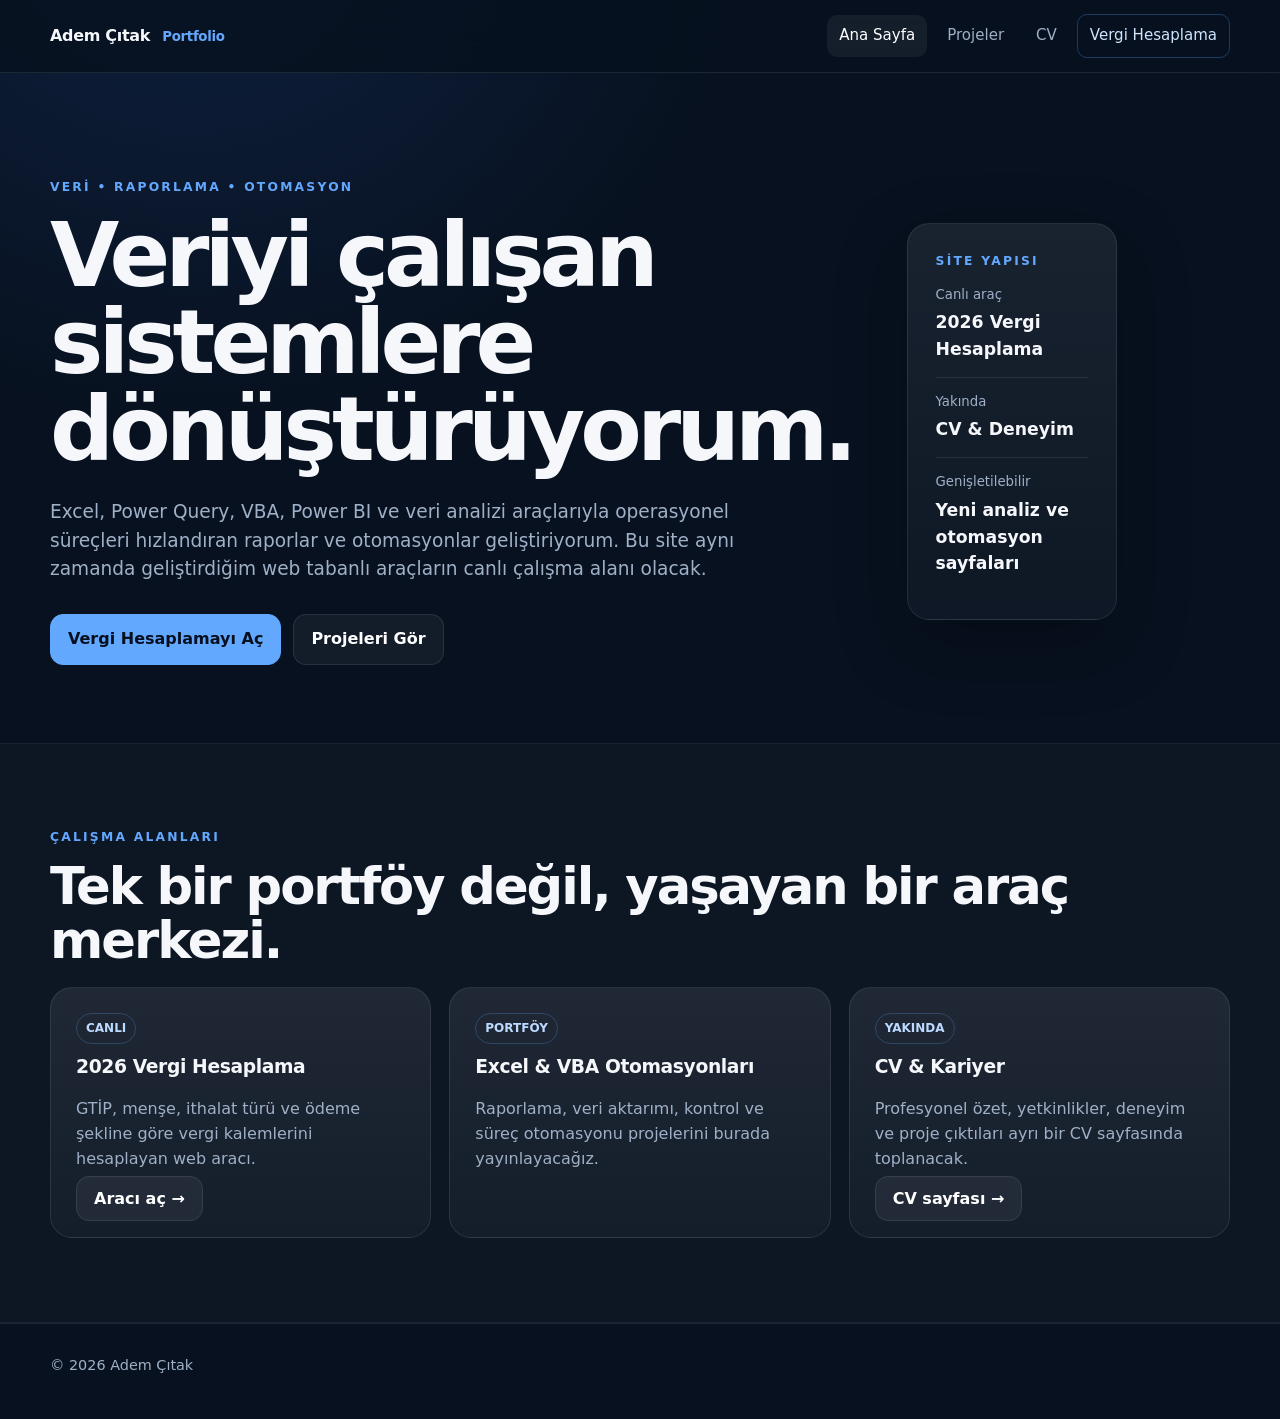
<file: index.html>
<!doctype html>
<html lang="tr">
<head>
  <meta charset="utf-8">
  <meta name="viewport" content="width=device-width,initial-scale=1">
  <meta name="description" content="Adem Çıtak - Veri analizi, raporlama, otomasyon ve web araçları portföyü.">
  <title>Adem Çıtak | Veri Analizi & Otomasyon</title>
  <link rel="stylesheet" href="assets/css/style.css">
</head>
<body>
<header class="header">
  <div class="container nav">
    <a class="brand" href="index.html">Adem Çıtak <small>Portfolio</small></a>
    <nav class="nav-links">
      <a class="active" href="index.html">Ana Sayfa</a>
      <a href="#projects">Projeler</a>
      <a href="cv.html">CV</a>
      <a class="tool-link" href="vergi/">Vergi Hesaplama</a>
    </nav>
  </div>
</header>

<main>
  <section class="hero">
    <div class="container hero-grid">
      <div>
        <div class="kicker">VERİ • RAPORLAMA • OTOMASYON</div>
        <h1>Veriyi çalışan sistemlere dönüştürüyorum.</h1>
        <p class="lead">
          Excel, Power Query, VBA, Power BI ve veri analizi araçlarıyla operasyonel süreçleri
          hızlandıran raporlar ve otomasyonlar geliştiriyorum. Bu site aynı zamanda geliştirdiğim
          web tabanlı araçların canlı çalışma alanı olacak.
        </p>
        <div class="actions">
          <a class="btn accent" href="vergi/">Vergi Hesaplamayı Aç</a>
          <a class="btn" href="#projects">Projeleri Gör</a>
        </div>
      </div>
      <aside class="glass hero-side">
        <div class="eyebrow">SİTE YAPISI</div>
        <div class="metric"><span>Canlı araç</span><strong>2026 Vergi Hesaplama</strong></div>
        <div class="metric"><span>Yakında</span><strong>CV & Deneyim</strong></div>
        <div class="metric"><span>Genişletilebilir</span><strong>Yeni analiz ve otomasyon sayfaları</strong></div>
      </aside>
    </div>
  </section>

  <section id="projects" class="section alt">
    <div class="container">
      <div class="eyebrow">ÇALIŞMA ALANLARI</div>
      <h2>Tek bir portföy değil, yaşayan bir araç merkezi.</h2>
      <div class="grid-3">
        <article class="card">
          <span class="chip">CANLI</span>
          <h3>2026 Vergi Hesaplama</h3>
          <p>GTİP, menşe, ithalat türü ve ödeme şekline göre vergi kalemlerini hesaplayan web aracı.</p>
          <a class="btn" href="vergi/">Aracı aç →</a>
        </article>
        <article class="card">
          <span class="chip">PORTFÖY</span>
          <h3>Excel & VBA Otomasyonları</h3>
          <p>Raporlama, veri aktarımı, kontrol ve süreç otomasyonu projelerini burada yayınlayacağız.</p>
        </article>
        <article class="card">
          <span class="chip">YAKINDA</span>
          <h3>CV & Kariyer</h3>
          <p>Profesyonel özet, yetkinlikler, deneyim ve proje çıktıları ayrı bir CV sayfasında toplanacak.</p>
          <a class="btn" href="cv.html">CV sayfası →</a>
        </article>
      </div>
    </div>
  </section>
</main>

<footer><div class="container">© <span data-year></span> Adem Çıtak</div></footer>
<script src="assets/js/site.js"></script>
</body>
</html>
</file>
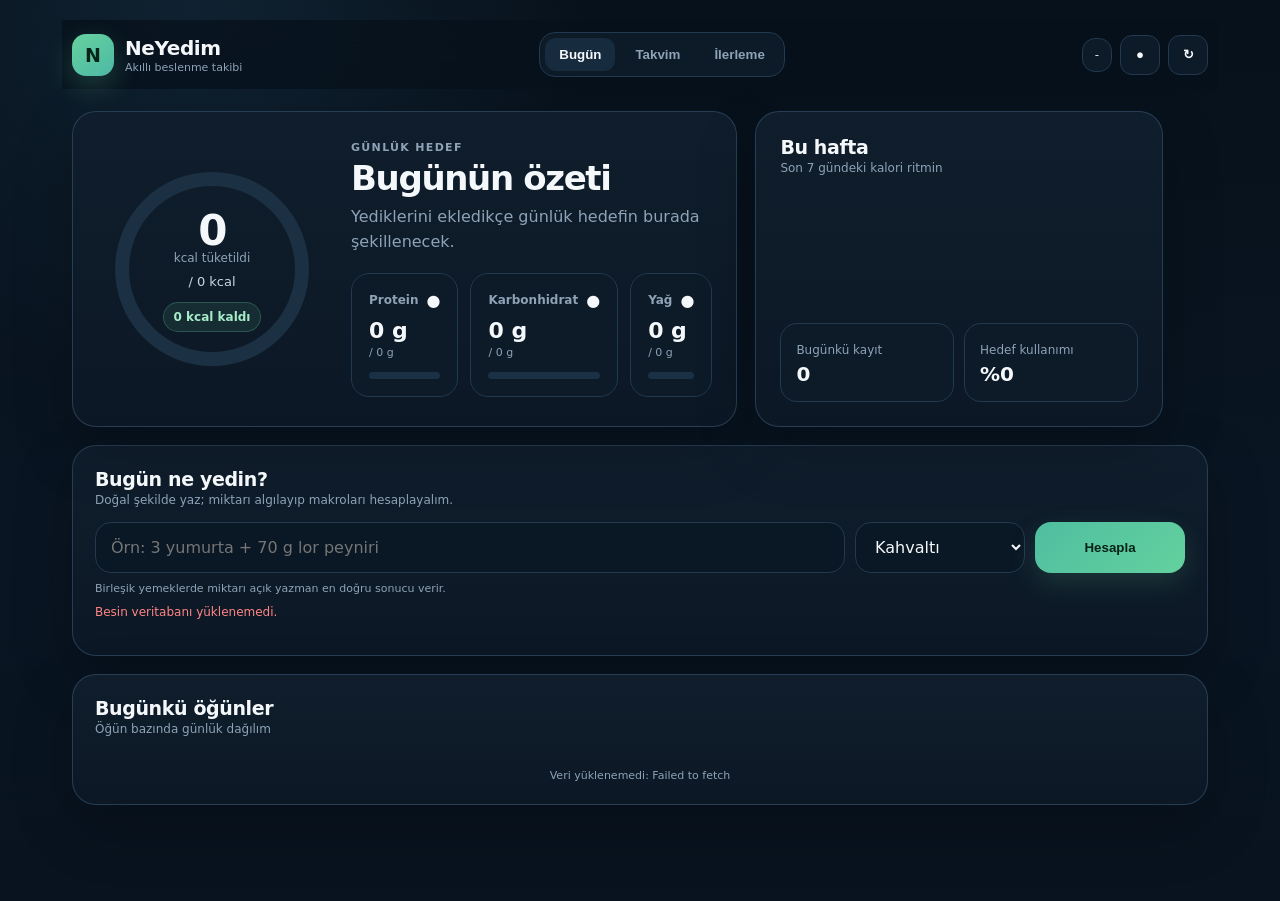
<file: beslenme/index.html>
<!doctype html>
<html lang="tr">
<head>
<meta charset="utf-8">
<meta name="viewport" content="width=device-width,initial-scale=1">
<meta name="theme-color" content="#08131f">
<title>NeYedim — Beslenme Takibi</title>
<style>
:root{--bg:#07111b;--bg2:#0b1724;--panel:#0f1d2c;--panel2:#132335;--soft:#172b3f;--line:#22394f;--text:#f5f8fb;--muted:#8ea3b7;--brand:#66d19e;--blue:#62b7ff;--orange:#ffb76b;--purple:#b990ff;--red:#ff8585;--yellow:#ffd166;--shadow:0 22px 60px rgba(0,0,0,.22)}
*{box-sizing:border-box}html{scroll-behavior:smooth}body{margin:0;min-height:100vh;background:radial-gradient(circle at 15% 0%,rgba(47,94,126,.22),transparent 28%),linear-gradient(180deg,#07111b,#091522 58%,#08131f);color:var(--text);font-family:Inter,ui-sans-serif,system-ui,-apple-system,BlinkMacSystemFont,"Segoe UI",sans-serif}.app{max-width:1180px;margin:auto;padding:20px 22px 96px}.topbar{position:sticky;top:0;z-index:30;margin:0 -10px 22px;padding:12px 10px;background:rgba(7,17,27,.78);backdrop-filter:blur(18px);display:flex;align-items:center;justify-content:space-between;gap:18px}.brand{display:flex;align-items:center;gap:11px}.brand-mark{width:42px;height:42px;border-radius:14px;background:linear-gradient(145deg,var(--brand),#4db9a5);display:grid;place-items:center;box-shadow:0 10px 28px rgba(102,209,158,.24);color:#062318;font-weight:900;font-size:19px}.brand-name{font-size:20px;font-weight:850;letter-spacing:-.02em}.brand-sub{font-size:11px;color:var(--muted);margin-top:1px}.desktop-nav{display:flex;gap:6px;padding:5px;background:#0d1a28;border:1px solid var(--line);border-radius:16px}.nav-btn{border:0;background:transparent;color:var(--muted);padding:9px 14px;border-radius:11px;font-weight:750;cursor:pointer}.nav-btn.active{background:var(--soft);color:var(--text)}.top-actions{display:flex;align-items:center;gap:8px}.date-chip{padding:9px 12px;border-radius:13px;background:#0d1a28;border:1px solid var(--line);font-size:12px;color:#cfe0ed;max-width:230px}.icon-btn{width:40px;height:40px;border:1px solid var(--line);border-radius:12px;background:#0d1a28;color:var(--text);cursor:pointer;font-weight:800}.page{display:none}.page.active{display:block}.hero-grid{display:grid;grid-template-columns:1.1fr .9fr;gap:18px}.card{background:linear-gradient(180deg,rgba(16,30,45,.98),rgba(12,24,37,.98));border:1px solid rgba(44,70,94,.82);border-radius:24px;box-shadow:var(--shadow)}.hero-card{padding:24px;display:grid;grid-template-columns:230px 1fr;align-items:center;gap:24px;min-height:300px}.eyebrow{font-size:11px;letter-spacing:.12em;text-transform:uppercase;color:var(--muted);font-weight:800}.hero-copy h1{font-size:34px;line-height:1.05;margin:7px 0 8px;letter-spacing:-.04em}.hero-copy p{margin:0;color:var(--muted);line-height:1.55}.ring-wrap{position:relative;width:220px;height:220px;display:grid;place-items:center;margin:auto}.ring-wrap svg{position:absolute;inset:0;transform:rotate(-90deg)}.ring-bg{fill:none;stroke:#1b3043;stroke-width:14}.ring-progress{fill:none;stroke:var(--brand);stroke-linecap:round;stroke-width:14;stroke-dasharray:565.5;stroke-dashoffset:565.5;transition:stroke-dashoffset .7s ease}.ring-center{text-align:center;position:relative;z-index:1}.ring-number{font-size:42px;font-weight:900;letter-spacing:-.04em}.ring-unit{font-size:12px;color:var(--muted);margin-top:-4px}.ring-goal{font-size:13px;color:#c6d6e3;margin-top:9px}.remain-pill{display:inline-flex;margin-top:13px;padding:7px 10px;border-radius:999px;background:rgba(102,209,158,.1);border:1px solid rgba(102,209,158,.25);color:#a7ebc9;font-size:12px;font-weight:750}.macro-grid{display:grid;grid-template-columns:repeat(3,1fr);gap:12px;margin-top:18px}.macro-card{padding:17px;border-radius:18px;background:#0d1a28;border:1px solid var(--line)}.macro-top{display:flex;align-items:center;justify-content:space-between;gap:8px}.macro-label{font-size:12px;color:var(--muted);font-weight:750}.macro-value{font-size:22px;font-weight:900;margin-top:8px}.macro-goal{font-size:11px;color:var(--muted);margin-top:3px}.mini-progress{height:7px;background:#1a3044;border-radius:999px;overflow:hidden;margin-top:13px}.mini-fill{height:100%;width:0;border-radius:999px;transition:width .5s ease}.p-fill{background:var(--blue)}.c-fill{background:var(--orange)}.f-fill{background:var(--purple)}.today-side{padding:24px;display:flex;flex-direction:column;justify-content:space-between}.section-title{font-size:19px;font-weight:850;letter-spacing:-.02em}.section-sub{font-size:12px;color:var(--muted);margin-top:3px}.quick-stats{display:grid;grid-template-columns:1fr 1fr;gap:10px;margin-top:18px}.stat-box{padding:15px;border-radius:17px;background:#0d1a28;border:1px solid var(--line)}.stat-box strong{font-size:20px;display:block;margin-top:4px}.week-mini{display:grid;grid-template-columns:repeat(7,1fr);gap:8px;align-items:end;height:110px;margin-top:20px}.week-col{height:100%;display:flex;flex-direction:column;justify-content:flex-end;gap:6px;align-items:center}.week-bar-bg{height:82px;width:100%;max-width:28px;background:#172b3f;border-radius:9px;display:flex;align-items:flex-end;overflow:hidden}.week-bar{width:100%;height:0;background:linear-gradient(180deg,var(--brand),#4ab39a);border-radius:9px;transition:height .5s ease}.week-day{font-size:10px;color:var(--muted)}.add-card{margin-top:18px;padding:22px}.add-shell{display:grid;grid-template-columns:1fr 170px 150px;gap:10px;margin-top:15px}.food-input,.select,input,select{font:inherit;color:var(--text)}.food-input,.select{width:100%;border:1px solid var(--line);background:#0a1724;border-radius:16px;padding:14px 15px;outline:none}.food-input:focus,.select:focus{border-color:#3b6e8d;box-shadow:0 0 0 3px rgba(98,183,255,.07)}.primary-btn{border:0;border-radius:16px;background:linear-gradient(135deg,#4fbea0,#64d19e);color:#08231a;font-weight:900;cursor:pointer;padding:13px 18px;box-shadow:0 10px 28px rgba(102,209,158,.16)}.primary-btn:hover{filter:brightness(1.05)}.helper{font-size:11px;color:var(--muted);margin-top:9px}.status{font-size:12px;margin-top:10px}.status.ok{color:#9be7bf}.status.warn{color:var(--yellow)}.status.err{color:var(--red)}.parsed-list{display:grid;gap:10px;margin-top:14px}.parsed-item{padding:15px;background:#0b1825;border:1px solid var(--line);border-radius:18px}.parsed-top{display:grid;grid-template-columns:1fr 300px;gap:12px}.raw{font-weight:850}.confidence{font-size:11px;color:var(--muted);margin-top:4px}.confidence.good{color:#98e4bc}.confidence.mid{color:var(--yellow)}.amount-line,.suggestions{font-size:11px;color:#b7cad9;margin-top:5px}.combo-warning{border-color:#635528;background:#17170f}.macro-edit-grid{display:grid;grid-template-columns:repeat(4,1fr);gap:8px;margin-top:12px}.macro-edit{padding:9px;background:#102131;border:1px solid var(--line);border-radius:13px}.macro-edit label{font-size:10px;color:var(--muted);display:block;margin-bottom:5px}.macro-edit input{width:100%;padding:8px;border-radius:10px;border:1px solid var(--line);background:#0a1724}.parsed-actions{display:flex;justify-content:space-between;align-items:center;gap:10px;margin-top:10px}.secondary-btn{border:1px solid var(--line);border-radius:12px;background:transparent;color:var(--text);padding:8px 10px;cursor:pointer}.total-preview{display:none;margin-top:12px;padding:14px;border-radius:16px;background:#0b1927;border:1px solid #2c516d;align-items:center;justify-content:space-between;gap:12px}.total-preview.show{display:flex}.total-big{font-weight:900;font-size:18px}.meals-card{margin-top:18px;padding:22px}.meal-list{display:grid;gap:11px;margin-top:15px}.meal-group{border:1px solid var(--line);border-radius:19px;background:#0b1825;overflow:hidden}.meal-head{display:flex;align-items:center;justify-content:space-between;gap:10px;padding:15px 16px}.meal-left{display:flex;align-items:center;gap:12px}.meal-icon{width:42px;height:42px;border-radius:13px;background:#14283a;display:grid;place-items:center;font-size:20px}.meal-name{font-weight:850}.meal-desc{font-size:11px;color:var(--muted);margin-top:2px}.meal-kcal{font-weight:900}.meal-items{border-top:1px solid var(--line);padding:4px 16px 12px}.food-row{display:grid;grid-template-columns:1fr auto auto;gap:12px;align-items:center;padding:11px 0;border-bottom:1px solid rgba(35,57,78,.72)}.food-row:last-child{border-bottom:0}.food-name{font-size:13px;font-weight:750}.food-amount{font-size:10px;color:var(--muted);margin-top:2px}.food-kcal{font-size:12px;color:#cfe0ed}.delete-btn{border:0;background:transparent;color:#ff9b9b;font-size:12px;cursor:pointer}.empty-meal{font-size:12px;color:var(--muted);padding:12px 0}.calendar-card,.progress-card{padding:22px}.calendar-head{display:flex;justify-content:space-between;align-items:center}.calendar-nav{display:flex;gap:8px}.calendar-nav button{width:40px;height:40px;border:1px solid var(--line);background:#102131;color:var(--text);border-radius:12px;cursor:pointer}.calendar-title{font-size:23px;font-weight:900;text-transform:capitalize}.calendar-grid{display:grid;grid-template-columns:repeat(7,1fr);gap:8px;margin-top:16px}.dow{text-align:center;padding:8px;color:var(--muted);font-size:11px;font-weight:800}.day{min-height:92px;padding:10px;border-radius:15px;border:1px solid var(--line);background:#0b1825;position:relative;cursor:pointer}.day:hover{border-color:#3b6e8d}.day.other{opacity:.28}.day.selected{background:#17334b;border-color:var(--blue)}.day.today:not(.selected){box-shadow:inset 0 0 0 1px var(--brand)}.day-num{font-weight:850}.day-dot{position:absolute;right:9px;top:10px;width:7px;height:7px;background:var(--brand);border-radius:50%}.day-kcal{position:absolute;left:9px;bottom:9px;font-size:10px;color:#c1d2df;background:#13273a;border-radius:999px;padding:4px 6px}.progress-layout{display:grid;grid-template-columns:1.1fr .9fr;gap:18px}.trend-card{padding:22px}.trend-chart{display:grid;grid-template-columns:repeat(7,1fr);gap:13px;height:260px;align-items:end;margin-top:20px}.trend-col{display:flex;flex-direction:column;align-items:center;justify-content:flex-end;height:100%;gap:7px}.trend-val{font-size:10px;color:#c7d8e5}.trend-bar-bg{height:200px;width:34px;background:#13283a;border-radius:12px;display:flex;align-items:flex-end;overflow:hidden}.trend-bar{width:100%;height:0;background:linear-gradient(180deg,var(--brand),#4caf9a);border-radius:12px}.trend-day{font-size:10px;color:var(--muted)}.progress-summary{padding:22px}.summary-list{display:grid;gap:10px;margin-top:16px}.summary-line{display:flex;justify-content:space-between;gap:12px;padding:13px 0;border-bottom:1px solid var(--line);font-size:13px}.summary-line span{color:var(--muted)}.bottom-nav{display:none;position:fixed;left:12px;right:12px;bottom:12px;z-index:50;background:rgba(10,23,36,.92);backdrop-filter:blur(18px);border:1px solid var(--line);border-radius:20px;padding:7px;box-shadow:var(--shadow);grid-template-columns:repeat(3,1fr)}.bottom-nav button{border:0;background:transparent;color:var(--muted);padding:10px 6px;border-radius:13px;font-weight:800}.bottom-nav button.active{background:#14293b;color:var(--text)}.footer-note{font-size:11px;color:var(--muted);text-align:center;margin-top:18px}
@media(max-width:930px){.hero-grid,.progress-layout{grid-template-columns:1fr}.hero-card{grid-template-columns:210px 1fr}.desktop-nav{display:none}.bottom-nav{display:grid}.add-shell{grid-template-columns:1fr 150px}.add-shell .primary-btn{grid-column:1/-1}.parsed-top{grid-template-columns:1fr}.top-actions .date-chip{display:none}}
@media(max-width:620px){.app{padding:14px 12px 100px}.topbar{margin:0 -4px 14px;padding:10px 4px}.brand-sub{display:none}.brand-mark{width:38px;height:38px}.hero-card{grid-template-columns:1fr;padding:20px}.ring-wrap{width:190px;height:190px}.ring-number{font-size:38px}.hero-copy{text-align:center}.hero-copy h1{font-size:27px}.macro-grid{grid-template-columns:1fr 1fr 1fr;gap:7px}.macro-card{padding:12px}.macro-value{font-size:18px}.today-side,.add-card,.meals-card,.calendar-card,.trend-card,.progress-summary{padding:17px}.add-shell{grid-template-columns:1fr}.macro-edit-grid{grid-template-columns:1fr 1fr}.calendar-grid{gap:4px}.day{min-height:62px;padding:7px}.day-kcal{font-size:8px;left:5px;bottom:5px;padding:2px 4px}.day-dot{right:6px;top:7px}.food-row{grid-template-columns:1fr auto}.food-row .delete-btn{grid-column:2}.trend-bar-bg{width:25px}.top-actions .icon-btn:first-of-type{display:none}}
</style>
</head>
<body>
<div class="app">
<header class="topbar">
  <div class="brand"><div class="brand-mark">N</div><div><div class="brand-name">NeYedim</div><div class="brand-sub">Akıllı beslenme takibi</div></div></div>
  <nav class="desktop-nav"><button class="nav-btn active" data-tab="today">Bugün</button><button class="nav-btn" data-tab="calendar">Takvim</button><button class="nav-btn" data-tab="progress">İlerleme</button></nav>
  <div class="top-actions"><div id="selectedDateLabel" class="date-chip">-</div><button id="todayBtn" class="icon-btn" title="Bugün">●</button><button id="refresh" class="icon-btn" title="Yenile">↻</button></div>
</header>

<main id="todayPage" class="page active">
  <section class="hero-grid">
    <div class="card hero-card">
      <div class="ring-wrap">
        <svg width="220" height="220" viewBox="0 0 220 220"><circle class="ring-bg" cx="110" cy="110" r="90"></circle><circle id="ringProgress" class="ring-progress" cx="110" cy="110" r="90"></circle></svg>
        <div class="ring-center"><div id="ringValue" class="ring-number">0</div><div class="ring-unit">kcal tüketildi</div><div id="ringGoal" class="ring-goal">/ 0 kcal</div><div id="ringRemain" class="remain-pill">0 kcal kaldı</div></div>
      </div>
      <div class="hero-copy"><div class="eyebrow">Günlük hedef</div><h1 id="heroTitle">Bugünün özeti</h1><p id="heroText">Yediklerini ekledikçe günlük hedefin burada şekillenecek.</p>
        <div class="macro-grid">
          <div class="macro-card"><div class="macro-top"><span class="macro-label">Protein</span><span>●</span></div><div id="proteinValue" class="macro-value">0 g</div><div id="proteinGoalText" class="macro-goal">/ 0 g</div><div class="mini-progress"><div id="proteinBar" class="mini-fill p-fill"></div></div></div>
          <div class="macro-card"><div class="macro-top"><span class="macro-label">Karbonhidrat</span><span>●</span></div><div id="carbsValue" class="macro-value">0 g</div><div id="carbsGoalText" class="macro-goal">/ 0 g</div><div class="mini-progress"><div id="carbsBar" class="mini-fill c-fill"></div></div></div>
          <div class="macro-card"><div class="macro-top"><span class="macro-label">Yağ</span><span>●</span></div><div id="fatValue" class="macro-value">0 g</div><div id="fatGoalText" class="macro-goal">/ 0 g</div><div class="mini-progress"><div id="fatBar" class="mini-fill f-fill"></div></div></div>
        </div>
      </div>
    </div>
    <aside class="card today-side"><div><div class="section-title">Bu hafta</div><div class="section-sub">Son 7 gündeki kalori ritmin</div><div id="weekMini" class="week-mini"></div></div><div class="quick-stats"><div class="stat-box"><span class="section-sub">Bugünkü kayıt</span><strong id="entryCount">0</strong></div><div class="stat-box"><span class="section-sub">Hedef kullanımı</span><strong id="goalPct">%0</strong></div></div></aside>
  </section>

  <section class="card add-card"><div class="section-title">Bugün ne yedin?</div><div class="section-sub">Doğal şekilde yaz; miktarı algılayıp makroları hesaplayalım.</div>
    <div class="add-shell"><input id="foodQuery" class="food-input" placeholder="Örn: 3 yumurta + 70 g lor peyniri"><select id="mealSelect" class="select"><option>Kahvaltı</option><option>Öğle</option><option>Ara Öğün</option><option>Akşam</option></select><button id="calcBtn" class="primary-btn">Hesapla</button></div>
    <div class="helper">Birleşik yemeklerde miktarı açık yazman en doğru sonucu verir.</div><div id="calcStatus" class="status"></div><div id="parsedList" class="parsed-list"></div>
    <div id="totalPreview" class="total-preview"><div><div class="section-sub">Eklenecek toplam</div><div id="totalPreviewText" class="total-big">-</div></div><button id="addAllBtn" class="primary-btn">Listeye Ekle</button></div>
  </section>

  <section class="card meals-card"><div class="section-title">Bugünkü öğünler</div><div class="section-sub">Öğün bazında günlük dağılım</div><div id="mealCards" class="meal-list"></div><div id="updated" class="footer-note">Veriler yükleniyor…</div></section>
</main>

<main id="calendarPage" class="page">
  <section class="card calendar-card"><div class="calendar-head"><div><div class="eyebrow">Takvim</div><div id="calendarTitle" class="calendar-title">-</div></div><div class="calendar-nav"><button id="prevMonth">‹</button><button id="nextMonth">›</button></div></div><div id="calendar" class="calendar-grid"></div></section>
</main>

<main id="progressPage" class="page">
  <section class="progress-layout"><div class="card trend-card"><div class="eyebrow">İlerleme</div><div class="section-title">Son 7 gün kalori</div><div id="trendChart" class="trend-chart"></div></div><div class="card progress-summary"><div class="eyebrow">Özet</div><div class="section-title">Haftalık görünüm</div><div id="progressSummary" class="summary-list"></div></div></section>
</main>
</div>

<nav class="bottom-nav"><button class="active" data-tab="today">Bugün</button><button data-tab="calendar">Takvim</button><button data-tab="progress">İlerleme</button></nav>

<script>
const RAW='https://raw.githubusercontent.com/hackthat1/hackthat1.github.io/main/beslenme/data/';
const LOCAL_KEY='beslenmeLocalEntriesV2',ALIAS_KEY='beslenmeLearnedAliasesV2';
let REMOTE=[],LOCAL=JSON.parse(localStorage.getItem(LOCAL_KEY)||'[]'),FOODS=[],CONFIG={goals:{}},LEARNED=JSON.parse(localStorage.getItem(ALIAS_KEY)||'{}'),PARSED=[],selectedDate=localDate(),calendarCursor=new Date(selectedDate+'T12:00:00');
const $=id=>document.getElementById(id),fmt=n=>(Math.round((+n||0)*10)/10).toLocaleString('tr-TR');
function entries(){return [...REMOTE,...LOCAL]} function saveLocal(){localStorage.setItem(LOCAL_KEY,JSON.stringify(LOCAL));localStorage.setItem(ALIAS_KEY,JSON.stringify(LEARNED))}
function localDate(){return toISO(new Date())} function toISO(d){return d.getFullYear()+'-'+String(d.getMonth()+1).padStart(2,'0')+'-'+String(d.getDate()).padStart(2,'0')}
function trDate(ds){return new Intl.DateTimeFormat('tr-TR',{weekday:'long',day:'numeric',month:'long',year:'numeric'}).format(new Date(ds+'T12:00:00'))}
function norm(s){return String(s||'').toLocaleLowerCase('tr-TR').replace(/ç/g,'c').replace(/ğ/g,'g').replace(/ı/g,'i').replace(/ö/g,'o').replace(/ş/g,'s').replace(/ü/g,'u').replace(/[^a-z0-9.,+\s]/g,' ').replace(/\s+/g,' ').trim()}
function numVal(s){return Number(String(s).replace(',','.'))} const WORDNUM={bir:1,iki:2,uc:3,dort:4,bes:5,alti:6,yedi:7,sekiz:8,dokuz:9,on:10};
function preprocessNums(s){let n=norm(s);Object.entries(WORDNUM).forEach(([w,v])=>{n=n.replace(new RegExp('\\b'+w+'\\b','g'),String(v))});return n}
function smartSplit(text){const n=preprocessNums(text);const hasLor=/\blor\b/.test(n),hasEgg=/\byumurta(?:li)?\b/.test(n);if(hasLor&&hasEgg){const egg=n.match(/(\d+(?:[.,]\d+)?)\s*(?:adet|tane)?\s*yumurta(?:li)?\b/);const lor=n.match(/(\d+(?:[.,]\d+)?)\s*(g|gr|gram)\s*lor(?: peyniri)?\b/);if(egg&&lor)return[egg[1]+' yumurta',lor[1]+' g lor peyniri'];if(!/[,+]|\s+(?:ve|ile)\s+/.test(String(text)))return[{combo:true,raw:String(text)}]}let s=String(text||'').replace(/\n/g,',').replace(/;/g,',').replace(/\+/g,',');s=s.replace(/\s+(?:ve|ile)\s+/gi,',');return s.split(',').map(x=>x.trim()).filter(Boolean)}
function parseQty(raw){const s=preprocessNums(raw);let m=s.match(/(\d+(?:[.,]\d+)?)\s*(kg|kilogram|g|gr|gram|ml|mililitre|l|litre|cc)\b/);if(m){let v=numVal(m[1]),u=m[2];if(u==='kg'||u==='kilogram'){v*=1000;u='g'}if(u==='l'||u==='litre'){v*=1000;u='ml'}if(u==='gr'||u==='gram')u='g';if(u==='mililitre'||u==='cc')u='ml';return{value:v,unit:u,label:m[0]}}m=s.match(/(\d+(?:[.,]\d+)?)\s*(adet|tane|dilim|kase|kutu|porsiyon|olcek|kasik|yemek kasigi)\b/);if(m)return{value:numVal(m[1]),unit:m[2],label:m[0]};m=s.match(/^\s*(\d+(?:[.,]\d+)?)\b/);if(m)return{value:numVal(m[1]),unit:'count',label:m[0]};return{value:null,unit:null,label:''}}
function foodQuery(raw){let s=preprocessNums(raw);s=s.replace(/\d+(?:[.,]\d+)?\s*(kg|kilogram|g|gr|gram|ml|mililitre|l|litre|cc|adet|tane|dilim|kase|kutu|porsiyon|olcek|kasik|yemek kasigi)?\b/g,' ');return s.replace(/\b(yedim|yiyorum|yemek|yaklasik|civarinda)\b/g,' ').replace(/\s+/g,' ').trim()}
function tokenSet(s){return new Set(norm(s).split(' ').filter(x=>x.length>1))} function scoreText(q,a){q=norm(q);a=norm(a);if(!q||!a)return 0;if(q===a)return 1;if(q.includes(a)||a.includes(q)){const ratio=Math.min(q.length,a.length)/Math.max(q.length,a.length);return .86+.12*ratio}const A=tokenSet(q),B=tokenSet(a);let inter=0;A.forEach(x=>{if(B.has(x))inter++});const union=new Set([...A,...B]).size||1;return inter/union*.8}
function candidates(q){const nq=norm(q);if(LEARNED[nq]){const f=FOODS.find(x=>x.id===LEARNED[nq]);if(f)return[{food:f,score:1,learned:true}]}return FOODS.map(f=>{let best=scoreText(q,f.name);(f.aliases||[]).forEach(a=>best=Math.max(best,scoreText(q,a)));return{food:f,score:best}}).filter(x=>x.score>=.70).sort((a,b)=>b.score-a.score).slice(0,5)}
function scaleFor(food,qty){let amountLabel='',scale=1,warning='';const v=qty.value,u=qty.unit;if(u==='g'){if(food.basis==='100g')scale=v/100;else if(food.basis==='piece'&&food.pieceGrams)scale=v/food.pieceGrams;else scale=v/100;amountLabel=v+' g'}else if(u==='ml'){scale=v/100;amountLabel=v+' ml'}else if(v!=null){if(u==='kase'){scale=food.basis==='bowl'?v:(v*(food.bowlGrams||250)/100);amountLabel=v+' kase'}else if(u==='dilim'){scale=v;amountLabel=v+' dilim'}else if(u==='kutu'){const grams=food.id.includes('tuna')?100:100;scale=food.basis==='100g'?(v*grams/100):v;amountLabel=v+' kutu'}else if(u==='porsiyon'){scale=food.basis==='100g'?(v*200/100):v;amountLabel=v+' porsiyon'}else{scale=v;amountLabel=v+' adet'}}else{if(food.basis==='100g'){scale=1;amountLabel='100 g varsayıldı';warning='Miktar belirtilmediği için 100 g varsayıldı.'}else if(food.basis==='100ml'){scale=1;amountLabel='100 ml varsayıldı';warning='Miktar belirtilmediği için 100 ml varsayıldı.'}else{scale=1;amountLabel='1 adet varsayıldı';warning='Miktar belirtilmediği için 1 adet varsayıldı.'}}return{scale,amountLabel,warning}}
function makeParsed(raw,fq,qty,food,score,cs){if(!food)return{raw,fq,qty,food:null,score,candidates:cs,kcal:0,protein:0,carbs:0,fat:0,amount:'',warning:'Güvenilir eşleşme bulunamadı.'};const sc=scaleFor(food,qty);return{raw,fq,qty,food,score,candidates:cs,kcal:food.kcal*sc.scale,protein:food.protein*sc.scale,carbs:food.carbs*sc.scale,fat:food.fat*sc.scale,amount:sc.amountLabel,warning:sc.warning}}
function buildParsed(raw){if(raw&&raw.combo)return{combo:true,raw:raw.raw,food:null,candidates:[],warning:'Lor peynirli yumurtayı doğru hesaplamak için iki miktarı da yaz: örn. 3 yumurta + 70 g lor peyniri.'};const qty=parseQty(raw),fq=foodQuery(raw),cs=candidates(fq),best=cs[0],matched=best&&best.score>=.70?best.food:null;return makeParsed(raw,fq,qty,matched,best?best.score:0,cs)}
function recalcItem(i,newFoodId){const old=PARSED[i],food=FOODS.find(x=>x.id===newFoodId);if(!food)return;PARSED[i]=makeParsed(old.raw,old.fq,old.qty,food,1,old.candidates);LEARNED[norm(old.fq)]=food.id;saveLocal();renderParsed()}
function readEdited(i){const p=PARSED[i];if(!p.food)return;p.kcal=numVal($('pk'+i).value)||0;p.protein=numVal($('pp'+i).value)||0;p.carbs=numVal($('pc'+i).value)||0;p.fat=numVal($('pf'+i).value)||0}
function renderParsed(){const box=$('parsedList');if(!PARSED.length){box.innerHTML='';$('totalPreview').classList.remove('show');return}box.innerHTML=PARSED.map((p,i)=>{if(p.combo)return'<div class="parsed-item combo-warning"><div class="raw">'+escapeHtml(p.raw)+'</div><div class="status warn">⚠ '+escapeHtml(p.warning)+'</div></div>';const opts=(p.candidates||[]).map(c=>'<option value="'+c.food.id+'" '+(p.food&&c.food.id===p.food.id?'selected':'')+'>'+escapeHtml(c.food.name)+' · %'+Math.round(c.score*100)+'</option>').join('');const conf=p.food?(p.score>=.85?'good':'mid'):'mid';return'<div class="parsed-item"><div class="parsed-top"><div><div class="raw">'+escapeHtml(p.raw)+'</div><div class="confidence '+conf+'">'+(p.food?'Eşleşme güveni: %'+Math.round(p.score*100):'Güvenilir eşleşme bulunamadı')+'</div><div class="amount-line">'+(p.food?escapeHtml(p.food.name)+' · '+escapeHtml(p.amount):'İfadeyi daha açık yaz veya aşağıdan doğru seçeneği seç.')+'</div>'+(p.warning?'<div class="suggestions">⚠ '+escapeHtml(p.warning)+'</div>':'')+'</div><div><select class="select" onchange="recalcItem('+i+',this.value)"><option value="">Besin seç</option>'+opts+'</select></div></div><div class="macro-edit-grid"><div class="macro-edit"><label>Kalori</label><input id="pk'+i+'" type="number" step="0.1" value="'+round1(p.kcal)+'"></div><div class="macro-edit"><label>Protein</label><input id="pp'+i+'" type="number" step="0.1" value="'+round1(p.protein)+'"></div><div class="macro-edit"><label>Karb.</label><input id="pc'+i+'" type="number" step="0.1" value="'+round1(p.carbs)+'"></div><div class="macro-edit"><label>Yağ</label><input id="pf'+i+'" type="number" step="0.1" value="'+round1(p.fat)+'"></div></div><div class="parsed-actions"><span class="section-sub">İstersen değerleri eklemeden önce düzeltebilirsin.</span><button class="secondary-btn" onclick="PARSED.splice('+i+',1);renderParsed()">Çıkar</button></div></div>'}).join('');document.querySelectorAll('.parsed-item input').forEach(el=>el.addEventListener('input',updateTotalPreview));updateTotalPreview()}
function updateTotalPreview(){let t={kcal:0,p:0,c:0,f:0},valid=0;PARSED.forEach((p,i)=>{if(p.food){readEdited(i);valid++;t.kcal+=p.kcal;t.p+=p.protein;t.c+=p.carbs;t.f+=p.fat}});$('totalPreviewText').textContent=round1(t.kcal)+' kcal · '+round1(t.p)+' P · '+round1(t.c)+' K · '+round1(t.f)+' Y';$('totalPreview').classList.toggle('show',valid>0)}
function escapeHtml(s){return String(s||'').replace(/[&<>'"]/g,c=>({'&':'&amp;','<':'&lt;','>':'&gt;',"'":'&#39;','"':'&quot;'}[c]))} function round1(n){return Math.round((+n||0)*10)/10}
async function load(){const v=Date.now();const[e,c,f]=await Promise.all([fetch(RAW+'entries.json?v='+v,{cache:'no-store'}).then(r=>r.json()),fetch(RAW+'config.json?v='+v,{cache:'no-store'}).then(r=>r.json()),fetch(RAW+'foods.json?v='+v,{cache:'no-store'}).then(r=>r.json())]);REMOTE=e;CONFIG=c;FOODS=f;renderAll()}
function totals(date){return entries().filter(x=>x.date===date).reduce((a,x)=>{a.kcal+=+x.kcal||0;a.protein+=+x.protein||0;a.carbs+=+x.carbs||0;a.fat+=+x.fat||0;return a},{kcal:0,protein:0,carbs:0,fat:0})}
function setMini(id,val,goal){$(id+'Value').textContent=fmt(val)+' g';$(id+'GoalText').textContent='/ '+fmt(goal||0)+' g';$(id+'Bar').style.width=(goal?Math.min(100,val/goal*100):0)+'%'}
function renderDashboard(){const day=entries().filter(x=>x.date===selectedDate),t=totals(selectedDate),g=CONFIG.goals||{},goal=+g.kcal||0,pct=goal?Math.round(t.kcal/goal*100):0,remain=goal?Math.max(0,goal-t.kcal):0;$('selectedDateLabel').textContent=trDate(selectedDate);$('ringValue').textContent=fmt(t.kcal);$('ringGoal').textContent='/ '+fmt(goal)+' kcal';$('ringRemain').textContent=fmt(remain)+' kcal kaldı';$('ringProgress').style.strokeDashoffset=565.5*(1-Math.min(1,goal?t.kcal/goal:0));setMini('protein',t.protein,+g.protein||0);setMini('carbs',t.carbs,+g.carbs||0);setMini('fat',t.fat,+g.fat||0);$('entryCount').textContent=day.length;$('goalPct').textContent='%'+pct;$('heroTitle').textContent=selectedDate===localDate()?'Bugünün özeti':trDate(selectedDate);$('heroText').textContent=goal?('Hedefinin %'+pct+' kadarını kullandın. '+fmt(remain)+' kcal hakkın kaldı.'):'Günlük hedefin tanımlandığında ilerlemen burada görünecek.';renderMeals(day);renderWeekMini(selectedDate);$('updated').textContent='GitHub kayıtları ve bu tarayıcıda eklediklerin birlikte gösteriliyor.'}
function renderMeals(day){const defs=[['Kahvaltı','🍳'],['Öğle','🍚'],['Ara Öğün','🍌'],['Akşam','🌙']];$('mealCards').innerHTML=defs.map(([meal,icon])=>{const arr=day.filter(x=>x.meal===meal),k=arr.reduce((s,x)=>s+(+x.kcal||0),0);return'<div class="meal-group"><div class="meal-head"><div class="meal-left"><div class="meal-icon">'+icon+'</div><div><div class="meal-name">'+meal+'</div><div class="meal-desc">'+(arr.length?arr.length+' kayıt':'Henüz kayıt yok')+'</div></div></div><div class="meal-kcal">'+Math.round(k)+' kcal</div></div><div class="meal-items">'+(arr.length?arr.map(x=>'<div class="food-row"><div><div class="food-name">'+escapeHtml(x.food)+'</div><div class="food-amount">'+escapeHtml(x.amount)+'</div></div><div class="food-kcal">'+fmt(x.kcal)+' kcal</div>'+(x.local?'<button class="delete-btn" onclick="removeLocal(\''+x.id+'\')">Sil</button>':'<span></span>')+'</div>').join(''):'<div class="empty-meal">+ Bu öğüne yemek ekle</div>')+'</div></div>'}).join('')}
function removeLocal(id){LOCAL=LOCAL.filter(x=>x.id!==id);saveLocal();renderAll()}
function last7(endDate){const end=new Date(endDate+'T12:00:00'),arr=[];for(let i=6;i>=0;i--){const d=new Date(end);d.setDate(end.getDate()-i);const ds=toISO(d);arr.push({date:ds,kcal:totals(ds).kcal,tot:totals(ds)})}return arr}
function renderWeekMini(endDate){const arr=last7(endDate),max=Math.max(1,...arr.map(x=>x.kcal));$('weekMini').innerHTML=arr.map(x=>'<div class="week-col"><div class="week-bar-bg"><div class="week-bar" style="height:'+Math.max(3,x.kcal/max*100)+'%"></div></div><div class="week-day">'+x.date.slice(8,10)+'</div></div>').join('')}
function renderCalendar(){const y=calendarCursor.getFullYear(),m=calendarCursor.getMonth();$('calendarTitle').textContent=new Intl.DateTimeFormat('tr-TR',{month:'long',year:'numeric'}).format(new Date(y,m,1));const names=['Pzt','Sal','Çar','Per','Cum','Cmt','Paz'];let html=names.map(x=>'<div class="dow">'+x+'</div>').join('');const first=new Date(y,m,1),mi=(first.getDay()+6)%7,start=new Date(y,m,1-mi);for(let i=0;i<42;i++){const d=new Date(start);d.setDate(start.getDate()+i);const ds=toISO(d),inMonth=d.getMonth()===m,t=totals(ds),has=entries().some(x=>x.date===ds);let cls='day'+(inMonth?'':' other')+(ds===selectedDate?' selected':'')+(ds===localDate()?' today':'');html+='<div class="'+cls+'" data-date="'+ds+'"><div class="day-num">'+d.getDate()+'</div>'+(has?'<span class="day-dot"></span><div class="day-kcal">'+Math.round(t.kcal)+' kcal</div>':'')+'</div>'}$('calendar').innerHTML=html;document.querySelectorAll('.day').forEach(el=>el.onclick=()=>{selectedDate=el.dataset.date;const d=new Date(selectedDate+'T12:00:00');calendarCursor=new Date(d.getFullYear(),d.getMonth(),1);renderAll();switchTab('today')})}
function renderProgress(){const arr=last7(selectedDate),max=Math.max(1,...arr.map(x=>x.kcal));$('trendChart').innerHTML=arr.map(x=>'<div class="trend-col"><div class="trend-val">'+Math.round(x.kcal)+'</div><div class="trend-bar-bg"><div class="trend-bar" style="height:'+Math.max(2,x.kcal/max*100)+'%"></div></div><div class="trend-day">'+x.date.slice(8,10)+'.'+x.date.slice(5,7)+'</div></div>').join('');const days=arr.filter(x=>x.kcal>0),avg=days.length?days.reduce((s,x)=>s+x.kcal,0)/days.length:0,avgP=days.length?days.reduce((s,x)=>s+x.tot.protein,0)/days.length:0,goal=+((CONFIG.goals||{}).kcal)||0,hit=goal?arr.filter(x=>x.kcal>0&&x.kcal<=goal).length:0;$('progressSummary').innerHTML='<div class="summary-line"><span>Ortalama kalori</span><strong>'+Math.round(avg)+' kcal</strong></div><div class="summary-line"><span>Ortalama protein</span><strong>'+round1(avgP)+' g</strong></div><div class="summary-line"><span>Kayıtlı gün</span><strong>'+days.length+' / 7</strong></div><div class="summary-line"><span>Kalori hedefi içinde</span><strong>'+hit+' gün</strong></div>'}
function renderAll(){renderDashboard();renderCalendar();renderProgress()}
function switchTab(tab){document.querySelectorAll('.page').forEach(x=>x.classList.remove('active'));document.querySelectorAll('[data-tab]').forEach(x=>x.classList.toggle('active',x.dataset.tab===tab));$(tab+'Page').classList.add('active');if(tab==='calendar')renderCalendar();if(tab==='progress')renderProgress();window.scrollTo({top:0,behavior:'smooth'})}
$('calcBtn').onclick=()=>{const text=$('foodQuery').value.trim();if(!text){$('calcStatus').className='status err';$('calcStatus').textContent='Önce ne yediğini yaz.';return}const parts=smartSplit(text);PARSED=parts.map(buildParsed);const combos=PARSED.filter(x=>x.combo).length,unresolved=PARSED.filter(x=>!x.food&&!x.combo).length;$('calcStatus').className='status '+((combos||unresolved)?'warn':'ok');$('calcStatus').textContent=combos?'Birleşik yemek algılandı; doğru hesaplama için bileşen miktarlarını belirt.':unresolved?unresolved+' ifade güvenilir şekilde eşleşmedi.':'Yiyecekler güvenilir şekilde algılandı.';renderParsed()}
$('addAllBtn').onclick=()=>{const meal=$('mealSelect').value;let added=0;PARSED.forEach((p,i)=>{if(!p.food)return;readEdited(i);LOCAL.push({id:'local-'+Date.now()+'-'+i,date:selectedDate,meal,food:p.food.name,amount:p.amount||p.raw,kcal:round1(p.kcal),protein:round1(p.protein),carbs:round1(p.carbs),fat:round1(p.fat),local:true});LEARNED[norm(p.fq)]=p.food.id;added++});saveLocal();PARSED=[];$('foodQuery').value='';$('parsedList').innerHTML='';$('totalPreview').classList.remove('show');$('calcStatus').className='status ok';$('calcStatus').textContent=added+' yiyecek eklendi.';renderAll()}
document.querySelectorAll('[data-tab]').forEach(btn=>btn.onclick=()=>switchTab(btn.dataset.tab));$('prevMonth').onclick=()=>{calendarCursor=new Date(calendarCursor.getFullYear(),calendarCursor.getMonth()-1,1);renderCalendar()};$('nextMonth').onclick=()=>{calendarCursor=new Date(calendarCursor.getFullYear(),calendarCursor.getMonth()+1,1);renderCalendar()};$('todayBtn').onclick=()=>{selectedDate=localDate();const d=new Date(selectedDate+'T12:00:00');calendarCursor=new Date(d.getFullYear(),d.getMonth(),1);renderAll();switchTab('today')};$('refresh').onclick=load;$('foodQuery').addEventListener('keydown',e=>{if(e.key==='Enter')$('calcBtn').click()});
load().catch(e=>{$('updated').textContent='Veri yüklenemedi: '+e.message;$('calcStatus').className='status err';$('calcStatus').textContent='Besin veritabanı yüklenemedi.'});
</script>
</body>
</html>
</file>
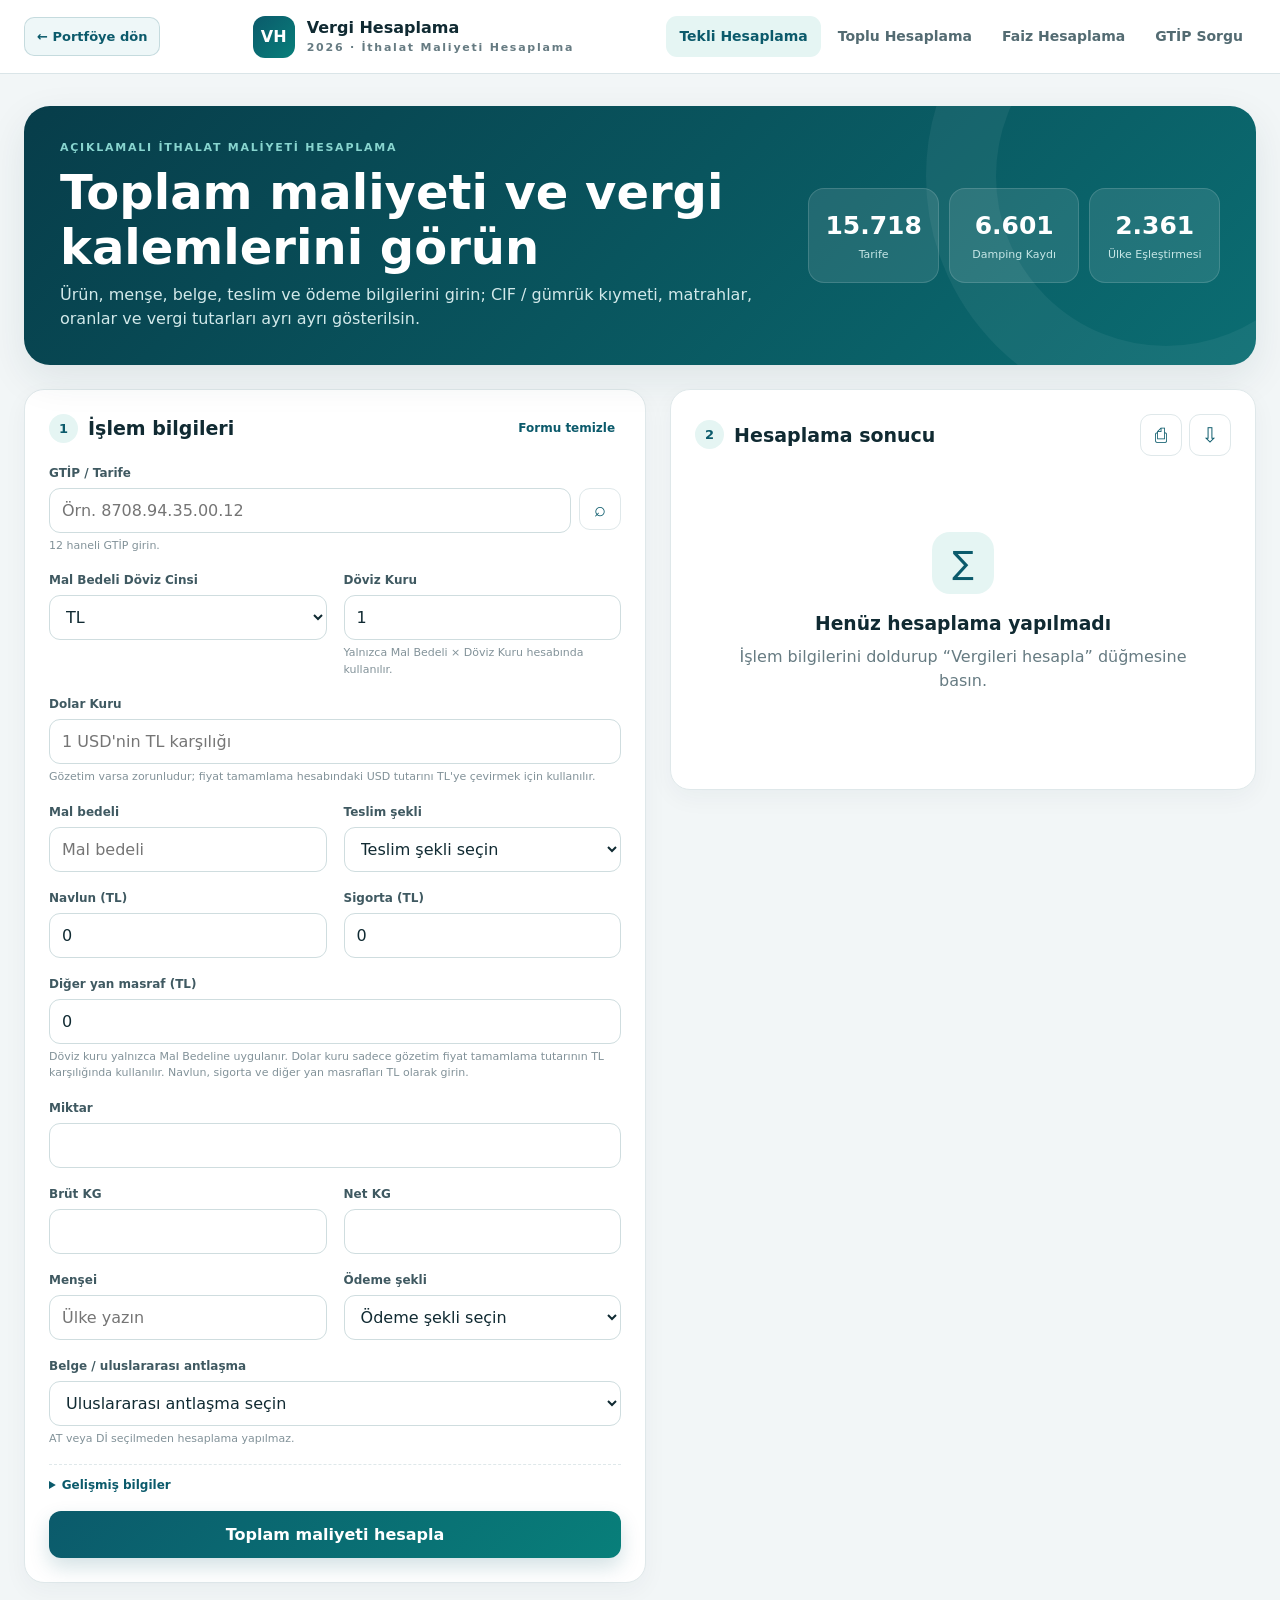
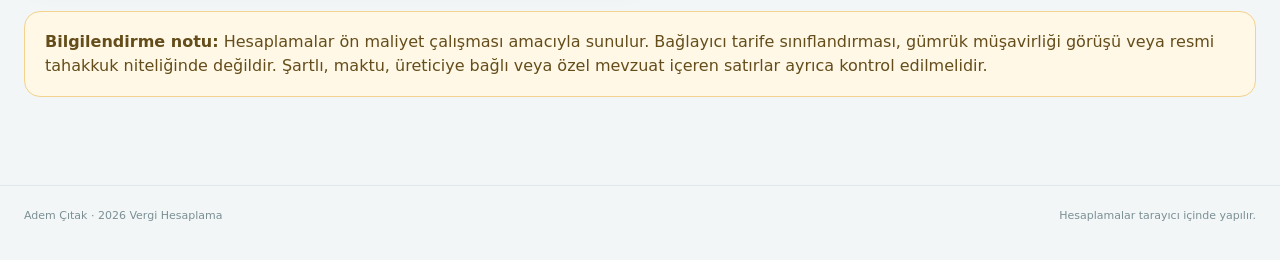
<file: vergi/index.html>
<!DOCTYPE html>

<html lang="tr">
<head>
<meta charset="utf-8"/>
<meta content="width=device-width, initial-scale=1" name="viewport"/>
<meta content="GTİP, menşe, belge, teslim ve ödeme bilgilerine göre açıklamalı gümrük vergisi ve ithalat maliyeti hesaplama uygulaması" name="description"/>
<meta content="#0b5a6b" name="theme-color"/>
<title>Gümrük Vergisi ve İthalat Maliyeti Hesaplama</title>
<link href="assets/favicon.svg" rel="icon" type="image/svg+xml"/>
<link href="assets/styles.css" rel="stylesheet"/>
</head>
<body>
<div aria-live="polite" class="loading-screen" id="loadingScreen" role="status">
<div class="loader-mark">VH</div>
<div>
<strong>Vergi verileri yükleniyor</strong>
<span id="loadingText">Tarife tablosu hazırlanıyor…</span>
</div>
</div>
<header class="topbar">
<a class="portfolio-back" href="../index.html" title="Portföye dön">← Portföye dön</a>
<a aria-label="Ana sayfa" class="brand" href="#hesaplama">
<span class="brand-mark">VH</span>
<span><strong>Vergi Hesaplama</strong><small>2026 · İthalat Maliyeti Hesaplama</small></span>
</a>
<button aria-expanded="false" aria-label="Menüyü aç" class="menu-button" id="menuButton">☰</button>
<nav aria-label="Ana menü" class="main-nav" id="mainNav"><button class="nav-link active" data-view="hesaplama">Tekli Hesaplama</button><button class="nav-link" data-view="toplu">Toplu Hesaplama</button><button class="nav-link" data-view="faiz">Faiz Hesaplama</button><button class="nav-link" data-view="tarifeler">GTİP Sorgu</button></nav>
</header>
<main class="page-shell">
<section class="view active" id="view-hesaplama">
<div class="hero">
<div>
<span class="eyebrow">AÇIKLAMALI İTHALAT MALİYETİ HESAPLAMA</span>
<h1>Toplam maliyeti ve vergi kalemlerini görün</h1>
<p>Ürün, menşe, belge, teslim ve ödeme bilgilerini girin; CIF / gümrük kıymeti, matrahlar, oranlar ve vergi tutarları ayrı ayrı gösterilsin.</p>
</div>
<div class="hero-stat-grid">
<div><strong id="heroTariffCount">—</strong><span>Tarife</span></div>
<div><strong id="heroDampingCount">—</strong><span>Damping Kaydı</span></div>
<div><strong id="heroAliasCount">—</strong><span>Ülke Eşleştirmesi</span></div>
</div>
</div>
<div class="workspace-grid">
<form autocomplete="off" class="panel input-panel" id="calcForm">
<div class="panel-heading">
<div><span class="step">1</span><h2>İşlem bilgileri</h2></div>
<button class="text-button" type="reset">Formu temizle</button>
</div>
<div class="field span-2 gtip-field">
<label for="gtipInput">GTİP / Tarife</label>
<div class="input-with-action"><input aria-autocomplete="list" aria-controls="gtipSuggestions" id="gtipInput" inputmode="numeric" name="gtip" placeholder="Örn. 8708.94.35.00.12" required=""/><button aria-label="GTİP ara" class="icon-button" id="gtipSearchButton" type="button">⌕</button></div>
<div class="suggestions" hidden="" id="gtipSuggestions" role="listbox"></div><small class="field-help" id="gtipStatus">12 haneli GTİP girin.</small>
</div><div class="field"><label for="currencyCode">Mal Bedeli Döviz Cinsi</label><select id="currencyCode" required=""><option value="TL">TL</option><option value="EUR">EUR</option><option value="USD">USD</option><option value="GBP">GBP</option><option value="JPY">JPY</option><option value="OTHER">Diğer</option></select></div><div class="field"><label for="exchangeRate">Döviz Kuru</label><input id="exchangeRate" min="0.000001" required="" step="0.000001" type="number" value="1"/><small class="field-help">Yalnızca Mal Bedeli × Döviz Kuru hesabında kullanılır.</small></div><div class="field span-2"><label for="dollarRate">Dolar Kuru</label><input id="dollarRate" min="0.000001" step="0.000001" type="number" placeholder="1 USD'nin TL karşılığı"/><small class="field-help">Gözetim varsa zorunludur; fiyat tamamlama hesabındaki USD tutarını TL'ye çevirmek için kullanılır.</small></div><div class="field"><label for="invoiceValue">Mal bedeli</label><input id="invoiceValue" min="0.01" placeholder="Mal bedeli" required="" step="0.01" type="number"/></div><div class="field"><label for="deliveryTerm">Teslim şekli</label><select id="deliveryTerm" required=""><option value="">Teslim şekli seçin</option><option>EXW</option><option>FCA</option><option>FOB</option><option>CFR</option><option>CIF</option><option>CPT</option><option>CIP</option><option>DAP</option><option>DPU</option><option>DDP</option></select></div><div class="field"><label for="freightCost">Navlun (TL)</label><input id="freightCost" min="0" required="" step="0.01" type="number" value="0"/></div><div class="field"><label for="insuranceCost">Sigorta (TL)</label><input id="insuranceCost" min="0" required="" step="0.01" type="number" value="0"/></div><div class="field span-2"><label for="extraCost">Diğer yan masraf (TL)</label><input id="extraCost" min="0" required="" step="0.01" type="number" value="0"/><small class="field-help">Döviz kuru yalnızca Mal Bedeline uygulanır. Dolar kuru sadece gözetim fiyat tamamlama tutarının TL karşılığında kullanılır. Navlun, sigorta ve diğer yan masrafları TL olarak girin.</small></div><div class="field span-2"><label for="quantity">Miktar</label><input id="quantity" min="0.001" required="" step="0.001" type="number"/></div><div class="field"><label for="grossWeight">Brüt KG</label><input id="grossWeight" min="0.001" required="" step="0.001" type="number"/></div><div class="field"><label for="netWeight">Net KG</label><input id="netWeight" min="0.001" required="" step="0.001" type="number"/></div><div class="field"><label for="originCountry">Menşei</label><input id="originCountry" list="countryList" placeholder="Ülke yazın" required=""/><datalist id="countryList"></datalist></div><div class="field"><label for="paymentMethod">Ödeme şekli</label><select id="paymentMethod" required=""></select></div><div class="field span-2"><label for="agreement">Belge / uluslararası antlaşma</label><select id="agreement" required=""></select><small class="field-help">AT veya Dİ seçilmeden hesaplama yapılmaz.</small></div><div class="field span-2 advanced-row"><details><summary>Gelişmiş bilgiler</summary><div class="advanced-grid">
<div class="field"><label for="materialCode">Malzeme kodu</label><input id="materialCode" placeholder="Opsiyonel"/></div>
<div class="field"><label for="commercialDescription">Ticari tanım</label><input id="commercialDescription" placeholder="Opsiyonel"/></div>
<div class="field"><label for="dampingChoice">Damping oran seçimi</label><select id="dampingChoice"><option value="upper">Üst oran — Excel formülündeki değer</option></select></div>
</div></details></div><button class="primary-button span-2" type="submit">Toplam maliyeti hesapla</button>
</form>
<section aria-live="polite" class="panel results-panel">
<div class="panel-heading">
<div><span class="step">2</span><h2>Hesaplama sonucu</h2></div>
<div class="result-actions">
<button class="icon-button" id="printResult" title="Yazdır / PDF">⎙</button>
<button class="icon-button" id="downloadResult" title="CSV indir">⇩</button>
</div>
</div>
<div class="empty-state" id="emptyResult">
<div class="empty-icon">∑</div>
<h3>Henüz hesaplama yapılmadı</h3>
<p>İşlem bilgilerini doldurup “Vergileri hesapla” düğmesine basın.</p>
</div>
<div hidden="" id="resultContent">
<div class="result-summary"><div class="summary-card accent"><span>Toplam ithalat maliyeti</span><strong id="landedCost">0</strong></div><div class="summary-card"><span>Vergi + tamamlama</span><strong id="totalTax">0</strong></div><div class="summary-card"><span>CIF / Gümrük kıymeti</span><strong id="cifValue">0</strong></div><div class="summary-card"><span>GTİP</span><strong id="resultGtip">—</strong></div></div>
<div class="notices" id="resultNotices"></div>
<div class="tariff-rate-strip" id="rateStrip"></div>
<div class="table-wrap">
<table class="result-table">
<thead><tr><th>Vergi / Kalem</th><th>Oran</th><th>Matrah</th><th>Tutar</th><th>Not</th></tr></thead>
<tbody id="resultRows"></tbody>
</table>
</div>
<details class="formula-details">
<summary>GTİP kaydı ve hesap ayrıntıları</summary>
<div class="detail-grid" id="tariffDetail"></div>
</details>
</div>
</section>
</div>
</section>
<section class="view" id="view-toplu">
<div class="section-heading">
<div><span class="eyebrow">FATURA BİLGİLERİ SAYFASIYLA UYUMLU</span><h1>Toplu hesaplama</h1><p>Excel veya CSV dosyasındaki her satır ayrı hesaplanır; eksik GTİP, menşe, belge ve zorunlu alanlar işaretlenir. Sonuçta matrahlar, vergiler, toplam maliyet ve uyarı nedenleri ayrı sütunlara yazılır.</p></div>
<button class="secondary-button" id="downloadTemplate">Şablon indir</button>
</div>
<div class="panel bulk-panel">
<div class="bulk-settings">
<div class="field"><label for="bulkDamping">Damping seçimi</label><select id="bulkDamping"><option value="upper">Üst oran — Excel ile aynı</option></select></div>
<div class="field span-2"><small class="field-help">Ödeme şekli ve uluslararası antlaşma her satırda ayrı ayrı girilmelidir. Döviz kuru yalnızca Mal Bedeline uygulanır; Dolar Kuru gözetim fiyat tamamlama hesabında kullanılır. Navlun, Sigorta ve Diğer Yan Masraf TL kabul edilir.</small></div>
</div>
<label class="drop-zone" for="bulkFile" id="dropZone">
<input accept=".xlsx,.xls,.csv" hidden="" id="bulkFile" type="file"/>
<span class="drop-icon">⇧</span>
<strong>Excel veya CSV dosyasını seçin</strong>
<small>Dosyayı buraya sürükleyip bırakabilirsiniz.</small>
</label>
<div class="bulk-status" id="bulkStatus"></div>
<div hidden="" id="bulkResults">
<div class="bulk-toolbar">
<div><strong id="bulkSummary">0 satır</strong><span id="bulkErrorSummary"></span></div>
<button class="primary-button compact" id="exportBulk">Sonuçları Excel indir</button>
</div>
<div class="table-wrap bulk-table-wrap">
<table class="data-table">
<thead id="bulkHead"></thead>
<tbody id="bulkBody"></tbody>
</table>
</div>
</div>
</div>
</section>
<section class="view" id="view-faiz">
<div class="section-heading"><div><span class="eyebrow">DÖNEMSEL BASİT FAİZ</span><h1>Faiz hesaplama</h1><p>Kaynak faiz Excel’indeki dönem ve aylık oranlar kullanılarak gün/30 yöntemiyle hesaplanır.</p></div></div>
<div class="workspace-grid"><form class="panel input-panel" id="interestForm"><div class="panel-heading"><div><span class="step">1</span><h2>Faiz bilgileri</h2></div></div><div class="field span-2"><label for="interestPrincipal">Ana para</label><input id="interestPrincipal" min="0.01" required="" step="0.01" type="number"/></div><div class="field"><label for="interestStart">Başlangıç tarihi</label><input id="interestStart" required="" type="date"/></div><div class="field"><label for="interestEnd">Bitiş / katileştirme tarihi</label><input id="interestEnd" required="" type="date"/></div><button class="primary-button span-2" type="submit">Faizi hesapla</button></form><section class="panel results-panel"><div class="panel-heading"><div><span class="step">2</span><h2>Faiz sonucu</h2></div></div><div class="empty-state" id="interestEmpty"><h3>Henüz hesaplama yapılmadı</h3></div><div hidden="" id="interestResult"></div></section></div>
</section><section class="view" id="view-tarifeler">
<div class="section-heading">
<div><span class="eyebrow">2026 VERGİ TABLOSU</span><h1>GTİP ve oran sorgulama</h1><p>Tarife numarasıyla arayın ve hesaplamada kullanılan oranları görüntüleyin.</p></div>
<div class="search-box"><span>⌕</span><input id="tariffSearch" placeholder="GTİP ara…"/></div>
</div>
<div class="panel">
<div class="filter-row">
<button class="filter-chip active" data-filter="all">Tümü</button>
<button class="filter-chip" data-filter="igv">İGV olanlar</button>
<button class="filter-chip" data-filter="gts">EMY-GTS olanlar</button>
<button class="filter-chip" data-filter="gozetim">Gözetim olanlar</button>
<button class="filter-chip" data-filter="bandrol">Bandrol olanlar</button>
<button class="filter-chip" data-filter="otv">ÖTV olanlar</button>
</div>
<div class="table-wrap tariff-table-wrap">
<table class="data-table">
<thead><tr><th>GTİP</th><th>GV %</th><th>İGV %</th><th>KDV %</th><th>ÖTV %</th><th>Bandrol</th><th>KKDF %</th><th>EMY-GTS</th><th>Gözetim</th><th></th></tr></thead>
<tbody id="tariffTableBody"></tbody>
</table>
</div>
<div class="pagination"><button id="prevPage">‹ Önceki</button><span id="pageInfo">1 / 1</span><button id="nextPage">Sonraki ›</button></div>
</div>
</section>


<section class="legal-disclaimer"><strong>Bilgilendirme notu:</strong> Hesaplamalar ön maliyet çalışması amacıyla sunulur. Bağlayıcı tarife sınıflandırması, gümrük müşavirliği görüşü veya resmi tahakkuk niteliğinde değildir. Şartlı, maktu, üreticiye bağlı veya özel mevzuat içeren satırlar ayrıca kontrol edilmelidir.</section></main>
<div aria-live="polite" class="toast" id="toast" role="status"></div>
<dialog class="modal" id="tariffModal">
<div class="modal-head"><div><span class="eyebrow">GTİP DETAYI</span><h2 id="modalTitle">—</h2></div><button aria-label="Kapat" class="icon-button" id="closeModal">×</button></div>
<div id="modalBody"></div>
</dialog>
<footer><span>Adem Çıtak · 2026 Vergi Hesaplama</span><span>Hesaplamalar tarayıcı içinde yapılır.</span></footer>
<script src="./vergi-data.js?v=20260807-1230"></script>
<script src="./assets/app.js?v=20260807-1230"></script>
</body>
</html>
</file>
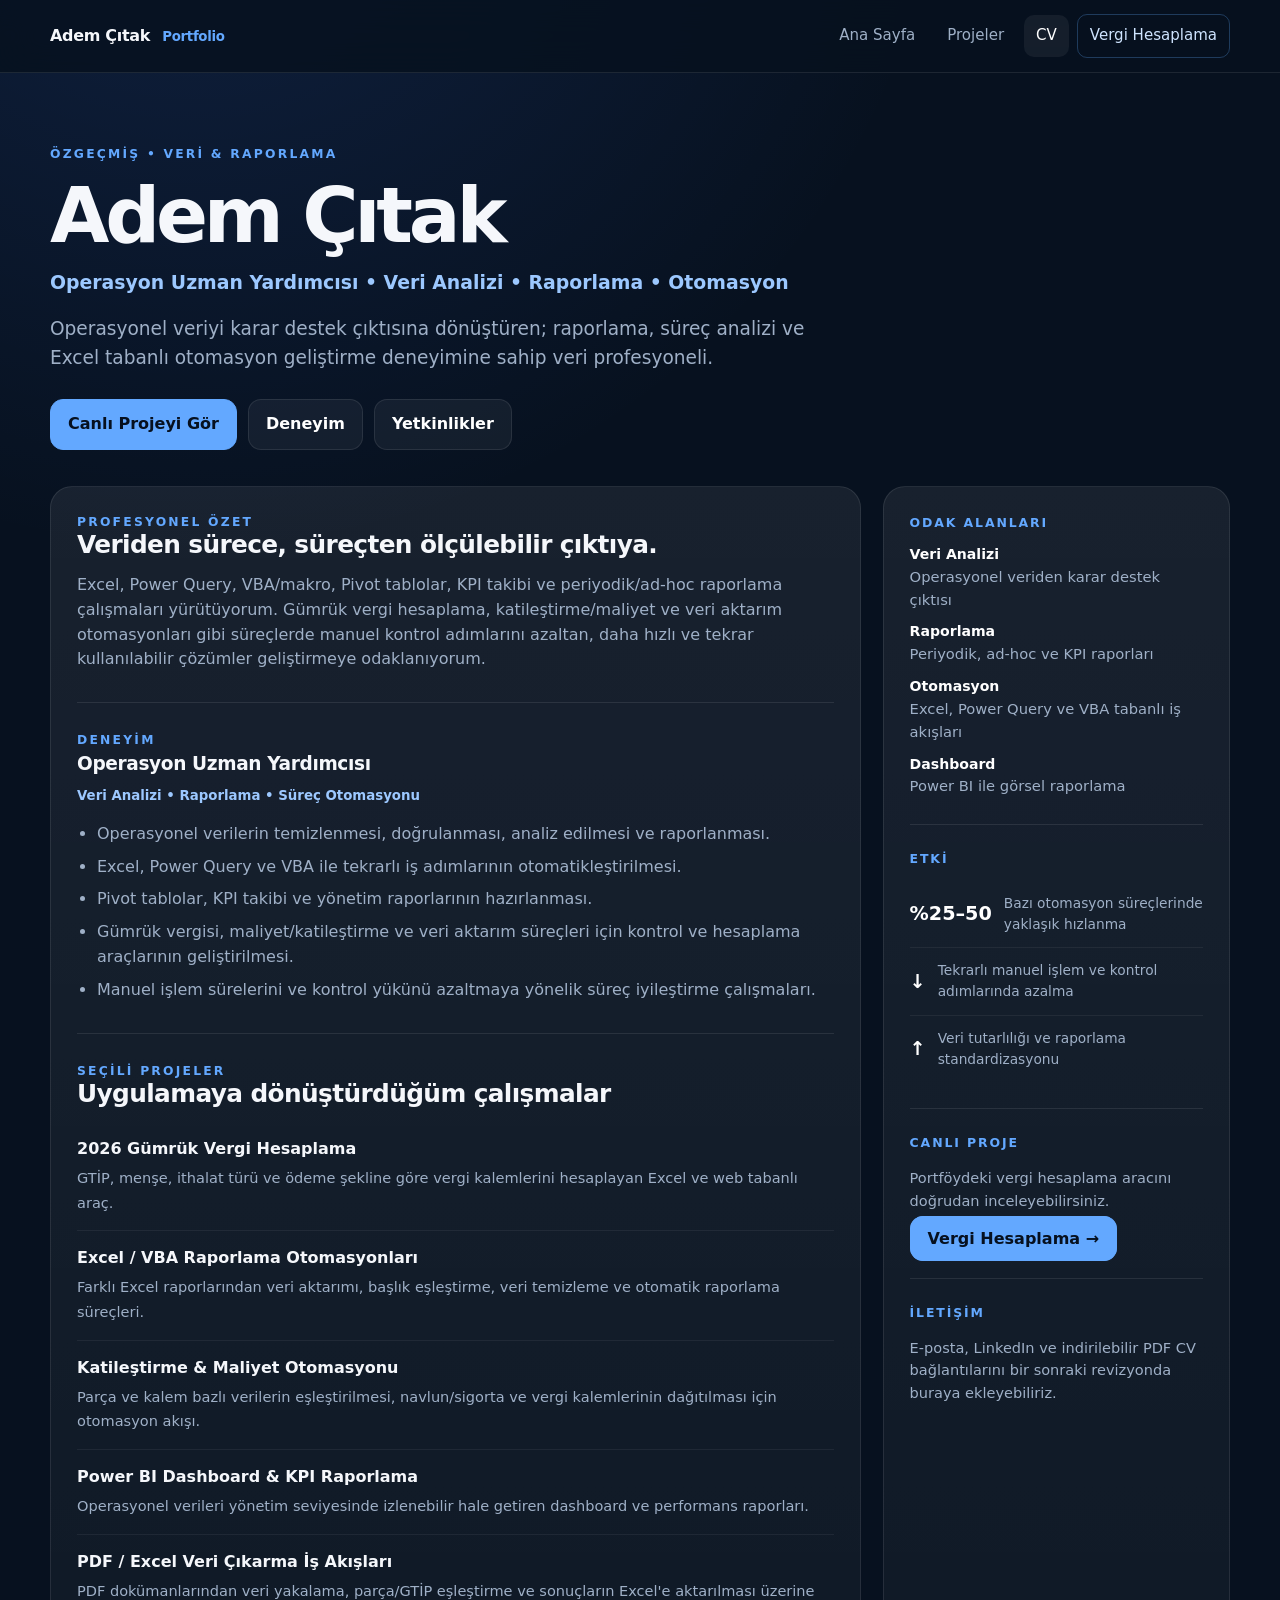
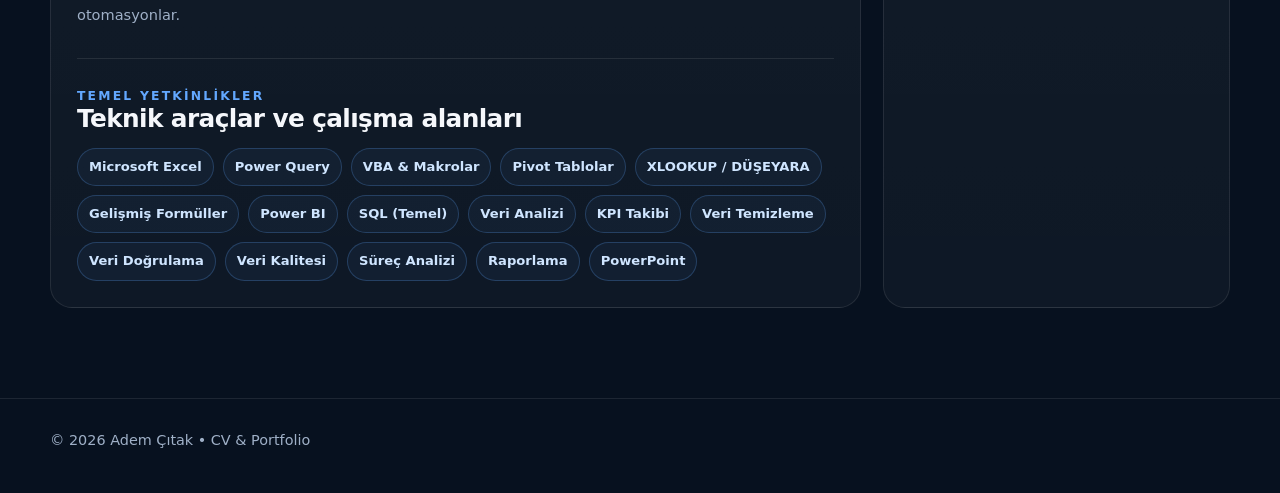
<file: cv.html>
<!doctype html>
<html lang="tr">
<head>
  <meta charset="utf-8">
  <meta name="viewport" content="width=device-width,initial-scale=1">
  <meta name="description" content="Adem Çıtak - Veri analizi, raporlama, Excel VBA otomasyon ve Power BI özgeçmişi.">
  <title>CV | Adem Çıtak</title>
  <link rel="stylesheet" href="assets/css/style.css">

  <style>
    .cv-hero{padding:72px 0 36px}
    .cv-hero h1{font-size:clamp(2.7rem,6vw,5.2rem);margin-bottom:14px}
    .cv-title{font-size:1.18rem;color:var(--accent2);font-weight:760}
    .cv-grid{display:grid;grid-template-columns:1.4fr .6fr;gap:22px;padding-bottom:90px}
    .cv-panel{
      border:1px solid var(--line);
      background:linear-gradient(180deg,rgba(255,255,255,.07),rgba(255,255,255,.03));
      border-radius:22px;padding:26px
    }
    .cv-section + .cv-section{margin-top:30px;padding-top:28px;border-top:1px solid var(--line)}
    .cv-section h2{font-size:1.55rem;margin:0 0 15px;letter-spacing:-.025em}
    .cv-section p{color:var(--muted);margin:0}
    .skill-wrap{display:flex;flex-wrap:wrap;gap:9px}
    .skill{
      padding:8px 11px;border:1px solid rgba(99,168,255,.24);
      background:rgba(99,168,255,.055);border-radius:999px;
      color:#cfe5ff;font-size:.82rem;font-weight:720
    }
    .role{display:flex;justify-content:space-between;gap:16px;align-items:flex-start}
    .role h3{margin:0 0 4px;font-size:1.16rem}
    .role small{color:var(--accent2);font-weight:700}
    .bullet-list{margin:14px 0 0;padding-left:20px;color:var(--muted)}
    .bullet-list li{margin:8px 0}
    .project-item{padding:15px 0;border-bottom:1px solid rgba(255,255,255,.06)}
    .project-item:last-child{border-bottom:0;padding-bottom:0}
    .project-item strong{display:block;margin-bottom:4px}
    .project-item span{color:var(--muted);font-size:.91rem}
    .side-title{font-size:.78rem;letter-spacing:.15em;color:var(--accent);font-weight:850;margin-bottom:12px}
    .side-block + .side-block{margin-top:26px;padding-top:24px;border-top:1px solid var(--line)}
    .side-list{display:grid;gap:10px;color:var(--muted);font-size:.92rem}
    .side-list strong{color:white;display:block;font-size:.88rem}
    .cv-actions{display:flex;gap:11px;flex-wrap:wrap;margin-top:26px}
    .stat{
      display:grid;grid-template-columns:auto 1fr;gap:12px;align-items:center;
      padding:12px 0;border-bottom:1px solid rgba(255,255,255,.06)
    }
    .stat:last-child{border-bottom:0}
    .stat b{font-size:1.2rem;color:white}
    .stat span{color:var(--muted);font-size:.86rem}
    @media(max-width:900px){.cv-grid{grid-template-columns:1fr}.role{display:block}}
  </style>
</head>

<body>
<header class="header">
  <div class="container nav">
    <a class="brand" href="index.html">Adem Çıtak <small>Portfolio</small></a>
    <nav class="nav-links">
      <a href="index.html">Ana Sayfa</a>
      <a href="index.html#projects">Projeler</a>
      <a class="active" href="cv.html">CV</a>
      <a class="tool-link" href="vergi/">Vergi Hesaplama</a>
    </nav>
  </div>
</header>

<main>
  <section class="cv-hero">
    <div class="container">
      <div class="eyebrow">ÖZGEÇMİŞ • VERİ & RAPORLAMA</div>
      <h1>Adem Çıtak</h1>
      <div class="cv-title">Operasyon Uzman Yardımcısı • Veri Analizi • Raporlama • Otomasyon</div>
      <p class="lead">
        Operasyonel veriyi karar destek çıktısına dönüştüren; raporlama, süreç analizi
        ve Excel tabanlı otomasyon geliştirme deneyimine sahip veri profesyoneli.
      </p>

      <div class="cv-actions">
        <a class="btn accent" href="vergi/">Canlı Projeyi Gör</a>
        <a class="btn" href="#deneyim">Deneyim</a>
        <a class="btn" href="#yetkinlikler">Yetkinlikler</a>
      </div>
    </div>
  </section>

  <section class="container cv-grid">
    <div class="cv-panel">

      <section class="cv-section">
        <div class="eyebrow">PROFESYONEL ÖZET</div>
        <h2>Veriden sürece, süreçten ölçülebilir çıktıya.</h2>
        <p>
          Excel, Power Query, VBA/makro, Pivot tablolar, KPI takibi ve periyodik/ad-hoc
          raporlama çalışmaları yürütüyorum. Gümrük vergi hesaplama, katileştirme/maliyet
          ve veri aktarım otomasyonları gibi süreçlerde manuel kontrol adımlarını azaltan,
          daha hızlı ve tekrar kullanılabilir çözümler geliştirmeye odaklanıyorum.
        </p>
      </section>

      <section id="deneyim" class="cv-section">
        <div class="eyebrow">DENEYİM</div>
        <div class="role">
          <div>
            <h3>Operasyon Uzman Yardımcısı</h3>
            <small>Veri Analizi • Raporlama • Süreç Otomasyonu</small>
          </div>
        </div>
        <ul class="bullet-list">
          <li>Operasyonel verilerin temizlenmesi, doğrulanması, analiz edilmesi ve raporlanması.</li>
          <li>Excel, Power Query ve VBA ile tekrarlı iş adımlarının otomatikleştirilmesi.</li>
          <li>Pivot tablolar, KPI takibi ve yönetim raporlarının hazırlanması.</li>
          <li>Gümrük vergisi, maliyet/katileştirme ve veri aktarım süreçleri için kontrol ve hesaplama araçlarının geliştirilmesi.</li>
          <li>Manuel işlem sürelerini ve kontrol yükünü azaltmaya yönelik süreç iyileştirme çalışmaları.</li>
        </ul>
      </section>

      <section class="cv-section">
        <div class="eyebrow">SEÇİLİ PROJELER</div>
        <h2>Uygulamaya dönüştürdüğüm çalışmalar</h2>

        <div class="project-item">
          <strong>2026 Gümrük Vergi Hesaplama</strong>
          <span>GTİP, menşe, ithalat türü ve ödeme şekline göre vergi kalemlerini hesaplayan Excel ve web tabanlı araç.</span>
        </div>

        <div class="project-item">
          <strong>Excel / VBA Raporlama Otomasyonları</strong>
          <span>Farklı Excel raporlarından veri aktarımı, başlık eşleştirme, veri temizleme ve otomatik raporlama süreçleri.</span>
        </div>

        <div class="project-item">
          <strong>Katileştirme & Maliyet Otomasyonu</strong>
          <span>Parça ve kalem bazlı verilerin eşleştirilmesi, navlun/sigorta ve vergi kalemlerinin dağıtılması için otomasyon akışı.</span>
        </div>

        <div class="project-item">
          <strong>Power BI Dashboard & KPI Raporlama</strong>
          <span>Operasyonel verileri yönetim seviyesinde izlenebilir hale getiren dashboard ve performans raporları.</span>
        </div>

        <div class="project-item">
          <strong>PDF / Excel Veri Çıkarma İş Akışları</strong>
          <span>PDF dokümanlarından veri yakalama, parça/GTİP eşleştirme ve sonuçların Excel'e aktarılması üzerine otomasyonlar.</span>
        </div>
      </section>

      <section id="yetkinlikler" class="cv-section">
        <div class="eyebrow">TEMEL YETKİNLİKLER</div>
        <h2>Teknik araçlar ve çalışma alanları</h2>
        <div class="skill-wrap">
          <span class="skill">Microsoft Excel</span>
          <span class="skill">Power Query</span>
          <span class="skill">VBA & Makrolar</span>
          <span class="skill">Pivot Tablolar</span>
          <span class="skill">XLOOKUP / DÜŞEYARA</span>
          <span class="skill">Gelişmiş Formüller</span>
          <span class="skill">Power BI</span>
          <span class="skill">SQL (Temel)</span>
          <span class="skill">Veri Analizi</span>
          <span class="skill">KPI Takibi</span>
          <span class="skill">Veri Temizleme</span>
          <span class="skill">Veri Doğrulama</span>
          <span class="skill">Veri Kalitesi</span>
          <span class="skill">Süreç Analizi</span>
          <span class="skill">Raporlama</span>
          <span class="skill">PowerPoint</span>
        </div>
      </section>
    </div>

    <aside class="cv-panel">
      <div class="side-block">
        <div class="side-title">ODAK ALANLARI</div>
        <div class="side-list">
          <div><strong>Veri Analizi</strong>Operasyonel veriden karar destek çıktısı</div>
          <div><strong>Raporlama</strong>Periyodik, ad-hoc ve KPI raporları</div>
          <div><strong>Otomasyon</strong>Excel, Power Query ve VBA tabanlı iş akışları</div>
          <div><strong>Dashboard</strong>Power BI ile görsel raporlama</div>
        </div>
      </div>

      <div class="side-block">
        <div class="side-title">ETKİ</div>
        <div class="stat">
          <b>%25–50</b>
          <span>Bazı otomasyon süreçlerinde yaklaşık hızlanma</span>
        </div>
        <div class="stat">
          <b>↓</b>
          <span>Tekrarlı manuel işlem ve kontrol adımlarında azalma</span>
        </div>
        <div class="stat">
          <b>↑</b>
          <span>Veri tutarlılığı ve raporlama standardizasyonu</span>
        </div>
      </div>

      <div class="side-block">
        <div class="side-title">CANLI PROJE</div>
        <p style="color:var(--muted);font-size:.91rem">
          Portföydeki vergi hesaplama aracını doğrudan inceleyebilirsiniz.
        </p>
        <a class="btn accent" href="vergi/">Vergi Hesaplama →</a>
      </div>

      <div class="side-block">
        <div class="side-title">İLETİŞİM</div>
        <p style="color:var(--muted);font-size:.91rem">
          E-posta, LinkedIn ve indirilebilir PDF CV bağlantılarını bir sonraki revizyonda buraya ekleyebiliriz.
        </p>
      </div>
    </aside>
  </section>
</main>

<footer>
  <div class="container">© <span data-year></span> Adem Çıtak • CV & Portfolio</div>
</footer>

<script src="assets/js/site.js"></script>
</body>
</html>
</file>
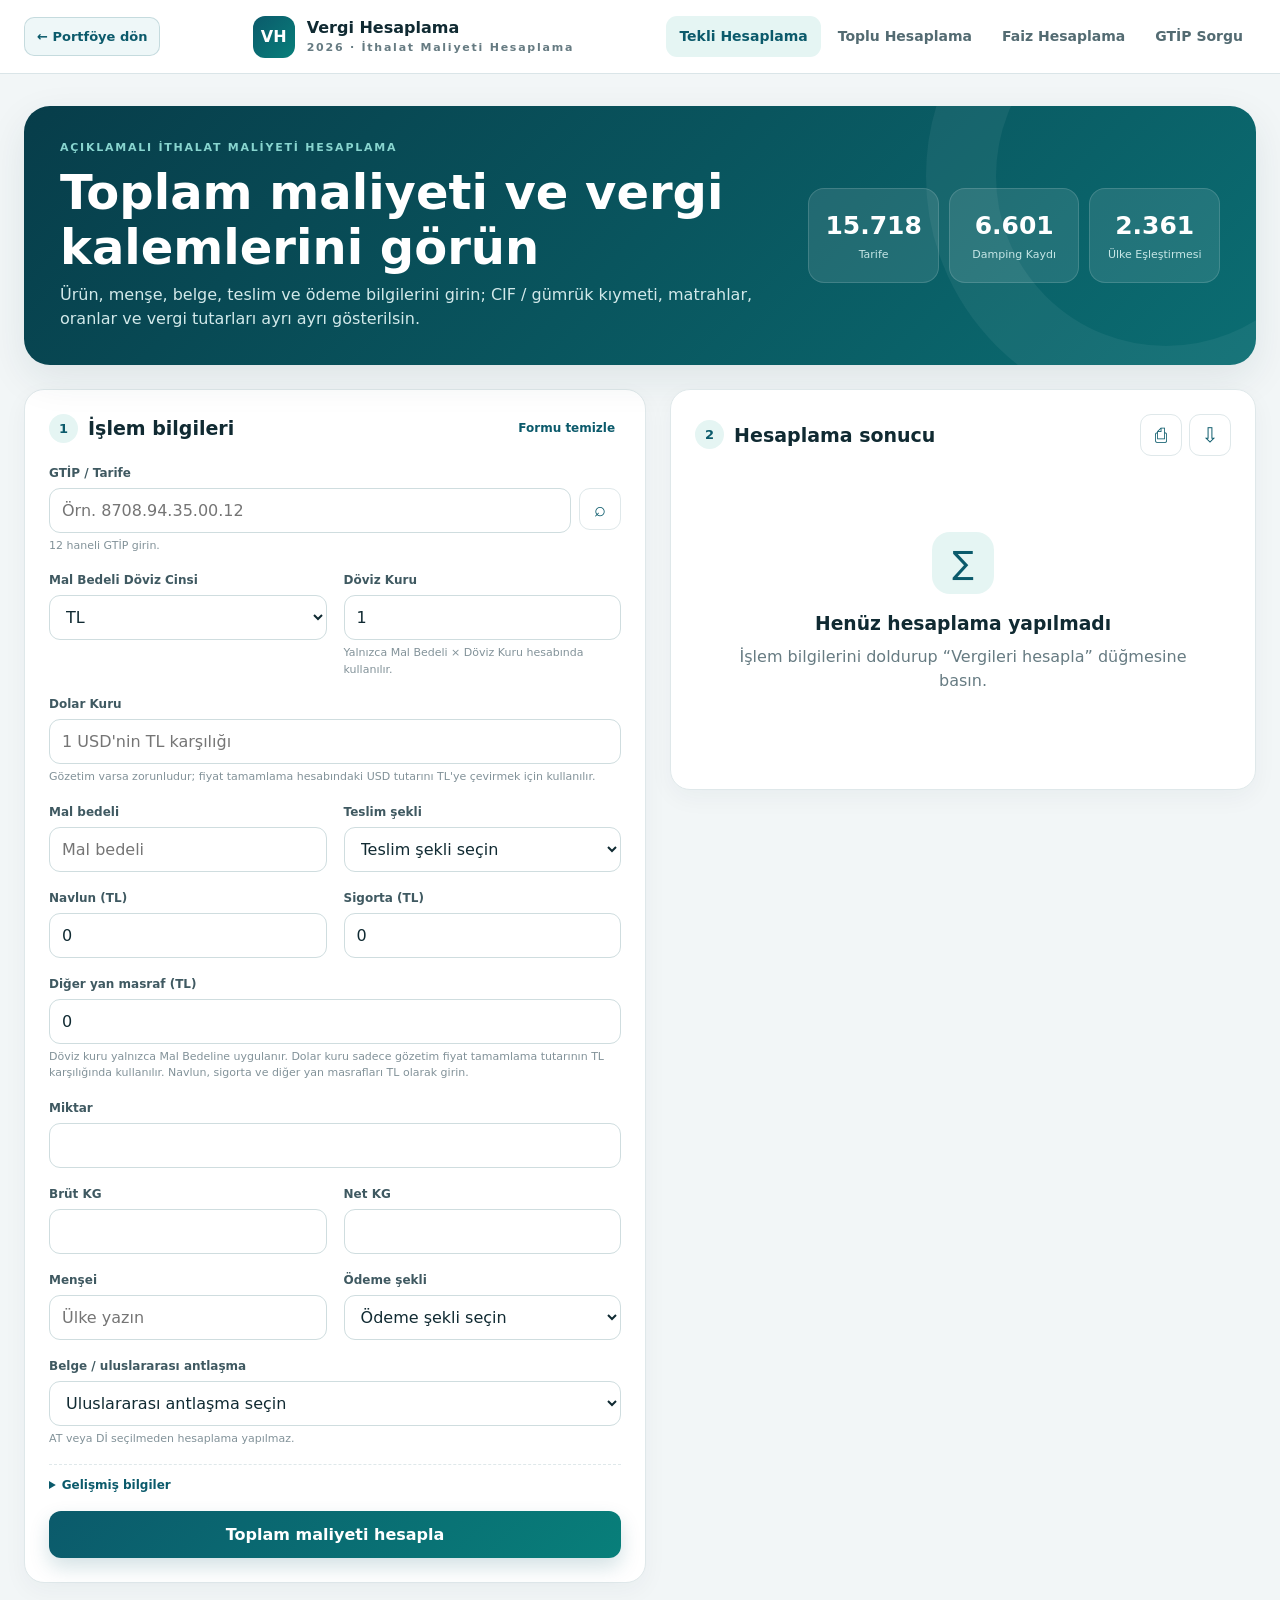
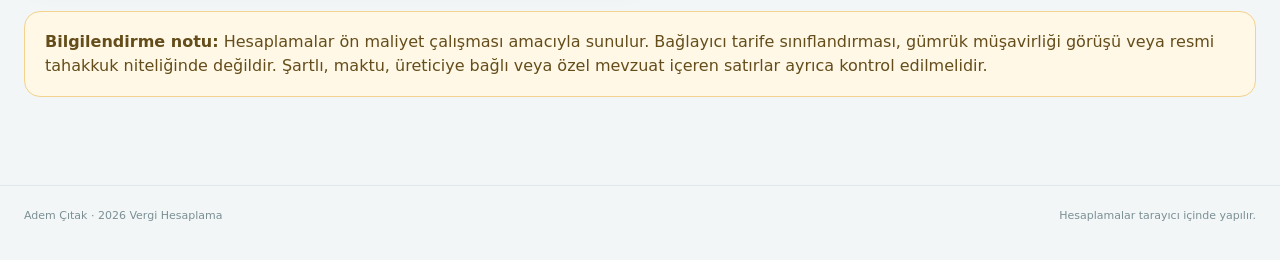
<file: vergi-hesaplama.html>
<!doctype html>
<html lang="tr">
<head>
<meta charset="utf-8">
<meta name="viewport" content="width=device-width,initial-scale=1">
<meta http-equiv="refresh" content="0; url=vergi/">
<title>Vergi Hesaplama</title>
<script>location.replace('vergi/');</script>
</head>
<body>
<p>Vergi hesaplama sayfasına yönlendiriliyorsunuz. <a href="vergi/">Buraya tıklayın.</a></p>
</body>
</html>
</file>
<file: assets/css/style.css>
:root{
  --bg:#07111f;
  --bg2:#0b1728;
  --panel:#0f1d30;
  --panel2:#13243a;
  --text:#f5f7fb;
  --muted:#9fb0c7;
  --line:rgba(255,255,255,.09);
  --accent:#63a8ff;
  --accent2:#9cc8ff;
  --good:#57d39b;
  --warn:#ffcf66;
  --bad:#ff7a86;
  --shadow:0 24px 70px rgba(0,0,0,.28);
}
*{box-sizing:border-box}
html{scroll-behavior:smooth}
body{
  margin:0;background:
  radial-gradient(circle at 15% -10%,rgba(63,123,255,.16),transparent 30%),
  var(--bg);
  color:var(--text);
  font-family:Inter,ui-sans-serif,system-ui,-apple-system,BlinkMacSystemFont,"Segoe UI",sans-serif;
  line-height:1.55;
}
a{text-decoration:none;color:inherit}
button,input,select{font:inherit}
.container{width:min(1180px,calc(100% - 36px));margin:auto}
.header{
  position:sticky;top:0;z-index:50;
  backdrop-filter:blur(18px);
  background:rgba(7,17,31,.83);
  border-bottom:1px solid var(--line)
}
.nav{min-height:72px;display:flex;align-items:center;justify-content:space-between;gap:22px}
.brand{font-weight:850;letter-spacing:-.02em}
.brand small{color:var(--accent);font-weight:700;margin-left:7px}
.nav-links{display:flex;align-items:center;gap:8px;flex-wrap:wrap}
.nav-links a{padding:9px 12px;color:var(--muted);border-radius:10px;font-size:.94rem}
.nav-links a:hover,.nav-links a.active{background:rgba(255,255,255,.06);color:white}
.nav-links .tool-link{border:1px solid rgba(99,168,255,.28);color:#cfe4ff}
.hero{padding:105px 0 78px}
.hero-grid{display:grid;grid-template-columns:1.35fr .65fr;gap:54px;align-items:center}
.kicker,.eyebrow{color:var(--accent);font-size:.77rem;letter-spacing:.18em;font-weight:850}
h1{font-size:clamp(3rem,7vw,6.4rem);line-height:.97;letter-spacing:-.055em;margin:15px 0 25px}
h2{font-size:clamp(2rem,4vw,3.45rem);letter-spacing:-.04em;line-height:1.06;margin:12px 0 20px}
h3{margin:8px 0 10px;letter-spacing:-.02em}
.lead{font-size:1.16rem;color:var(--muted);max-width:760px}
.actions{display:flex;gap:12px;flex-wrap:wrap;margin-top:30px}
.btn{
  border:1px solid var(--line);background:rgba(255,255,255,.05);color:white;
  border-radius:13px;padding:12px 17px;cursor:pointer;font-weight:720;
  transition:.18s transform,.18s background
}
.btn:hover{transform:translateY(-1px);background:rgba(255,255,255,.09)}
.btn.primary{background:#f7fbff;color:#08111f;border-color:white}
.btn.accent{background:var(--accent);border-color:var(--accent);color:#06101f}
.glass,.card,.tool-card{
  border:1px solid var(--line);
  background:linear-gradient(180deg,rgba(255,255,255,.075),rgba(255,255,255,.032));
  border-radius:22px;box-shadow:var(--shadow)
}
.hero-side{padding:28px}
.metric{padding:14px 0;border-bottom:1px solid var(--line)}
.metric:last-child{border-bottom:0}
.metric span{display:block;color:var(--muted);font-size:.83rem}
.metric strong{display:block;font-size:1.08rem;margin-top:4px}
.section{padding:84px 0}
.section.alt{background:rgba(255,255,255,.025);border-block:1px solid rgba(255,255,255,.05)}
.grid-3{display:grid;grid-template-columns:repeat(3,1fr);gap:18px}
.card{padding:25px;box-shadow:none}
.card p{color:var(--muted)}
.card .icon{font-size:1.5rem}
.chip{display:inline-block;padding:5px 9px;border:1px solid rgba(99,168,255,.25);border-radius:999px;color:#bcd9ff;font-size:.75rem;font-weight:780}
footer{border-top:1px solid var(--line);padding:30px 0 42px;color:var(--muted);font-size:.9rem}

/* Araç sayfası */
.page-head{padding:68px 0 34px}
.page-head h1{font-size:clamp(2.4rem,5vw,4.7rem);margin-bottom:16px}
.page-head .lead{max-width:900px}
.notice{
  border:1px solid rgba(255,207,102,.25);background:rgba(255,207,102,.07);
  border-radius:16px;padding:14px 16px;color:#f4ddb0;margin-top:18px;font-size:.93rem
}
.tax-layout{display:grid;grid-template-columns:1.12fr .88fr;gap:20px;align-items:start;padding-bottom:90px}
.tool-card{padding:24px;box-shadow:none}
.tool-card.sticky{position:sticky;top:92px}
.form-section{padding-bottom:23px;margin-bottom:23px;border-bottom:1px solid var(--line)}
.form-section:last-child{border-bottom:0;margin-bottom:0;padding-bottom:0}
.form-section h3{font-size:1rem;margin-bottom:15px}
.form-grid{display:grid;grid-template-columns:repeat(2,minmax(0,1fr));gap:14px}
.field{display:flex;flex-direction:column;gap:7px;position:relative}
.field.full{grid-column:1/-1}
label{font-size:.82rem;color:#b8c6d8;font-weight:700}
input,select{
  width:100%;border:1px solid rgba(255,255,255,.11);outline:none;
  background:#091524;color:white;border-radius:12px;padding:12px 13px
}
input:focus,select:focus{border-color:rgba(99,168,255,.75);box-shadow:0 0 0 3px rgba(99,168,255,.12)}
input[readonly]{color:#a9c7e9;background:#0b192a}
.suffix{color:var(--muted);font-size:.78rem}
.autocomplete{
  display:none;position:absolute;left:0;right:0;top:70px;z-index:30;
  max-height:330px;overflow:auto;background:#0b192a;border:1px solid var(--line);
  border-radius:13px;box-shadow:0 18px 50px rgba(0,0,0,.38)
}
.autocomplete.open{display:block}
.ac-item{padding:11px 12px;border-bottom:1px solid var(--line);cursor:pointer}
.ac-item:last-child{border-bottom:0}
.ac-item:hover{background:rgba(99,168,255,.09)}
.ac-code{font-weight:800;color:#d9ebff}
.ac-desc{font-size:.79rem;color:var(--muted);margin-top:2px}
.result-top{display:flex;justify-content:space-between;gap:14px;align-items:start;border-bottom:1px solid var(--line);padding-bottom:18px;margin-bottom:18px}
.total-label{color:var(--muted);font-size:.82rem}
.total{font-size:2.45rem;letter-spacing:-.04em;font-weight:850;margin-top:3px}
.status{padding:6px 9px;border-radius:999px;font-size:.73rem;font-weight:800;white-space:nowrap}
.status.good{background:rgba(87,211,155,.12);color:#8be6bc}
.status.warn{background:rgba(255,207,102,.12);color:#ffda82}
.tax-rows{display:grid;gap:0}
.tax-row{display:flex;justify-content:space-between;gap:18px;padding:10px 0;border-bottom:1px solid rgba(255,255,255,.055)}
.tax-row:last-child{border-bottom:0}
.tax-row span{color:var(--muted);font-size:.88rem}
.tax-row strong{font-variant-numeric:tabular-nums}
.rate{font-size:.75rem;color:#6f8cae!important;margin-left:5px}
.meta-box{margin-top:18px;border-top:1px solid var(--line);padding-top:17px}
.meta-box h4{margin:0 0 8px;font-size:.83rem;color:#cfe0f3}
.meta-box p{margin:5px 0;color:var(--muted);font-size:.82rem}
.warning-list{margin:8px 0 0;padding-left:18px;color:#f1cf88;font-size:.83rem}
.loading{padding:14px 0;color:var(--muted)}
.hidden{display:none!important}
.small-note{color:var(--muted);font-size:.78rem;margin-top:10px}
.future-box{padding:34px;text-align:center;max-width:760px;margin:50px auto 100px}

@media(max-width:900px){
  .hero-grid,.tax-layout,.grid-3{grid-template-columns:1fr}
  .tool-card.sticky{position:static}
  .hero{padding-top:78px}
}
@media(max-width:650px){
  .nav-links a:not(.tool-link){display:none}
  .form-grid{grid-template-columns:1fr}
  .field.full{grid-column:auto}
  h1{font-size:3rem}
  .section{padding:64px 0}
}
</file>
<file: vergi/assets/styles.css>
:root{
  --ink:#102a32;--muted:#667b82;--line:#dfe8ea;--panel:#fff;--bg:#f2f6f7;
  --brand:#0b5a6b;--brand-2:#087f7a;--brand-soft:#e5f5f3;--accent:#f3a712;
  --danger:#b93a3a;--shadow:0 14px 40px rgba(18,56,65,.09);--radius:20px;
}
*{box-sizing:border-box}html{scroll-behavior:smooth}body{margin:0;font-family:Inter,ui-sans-serif,system-ui,-apple-system,"Segoe UI",Roboto,Arial,sans-serif;background:var(--bg);color:var(--ink);line-height:1.5}button,input,select{font:inherit}button{cursor:pointer}button:focus-visible,input:focus-visible,select:focus-visible,summary:focus-visible{outline:3px solid rgba(8,127,122,.25);outline-offset:2px}a{color:inherit;text-decoration:none}
.loading-screen{position:fixed;inset:0;z-index:1000;background:#f8fbfb;display:flex;align-items:center;justify-content:center;gap:18px;transition:.35s}.loading-screen.done{opacity:0;visibility:hidden}.loading-screen strong,.loading-screen span{display:block}.loading-screen span{color:var(--muted);font-size:14px;margin-top:3px}.loader-mark,.brand-mark{display:grid;place-items:center;background:linear-gradient(135deg,var(--brand),var(--brand-2));color:#fff;font-weight:800;border-radius:14px}.loader-mark{width:54px;height:54px;box-shadow:0 12px 28px rgba(11,90,107,.25);animation:pulse 1.4s infinite}@keyframes pulse{50%{transform:scale(1.05)}}
.topbar{position:sticky;top:0;z-index:50;height:74px;padding:0 max(24px,calc((100vw - 1320px)/2));display:flex;align-items:center;justify-content:space-between;background:rgba(255,255,255,.94);backdrop-filter:blur(16px);border-bottom:1px solid rgba(214,227,230,.9)}.brand{display:flex;gap:12px;align-items:center}.brand-mark{width:42px;height:42px;border-radius:12px}.brand strong,.brand small{display:block}.brand small{font-size:11px;letter-spacing:.16em;color:var(--muted);font-weight:700}.main-nav{display:flex;align-items:center;gap:4px}.nav-link{border:0;background:transparent;color:#536b72;padding:10px 13px;border-radius:11px;font-weight:650;font-size:14px}.nav-link:hover,.nav-link.active{color:var(--brand);background:var(--brand-soft)}.menu-button{display:none;border:0;background:transparent;font-size:24px;color:var(--ink)}
.page-shell{max-width:1320px;margin:0 auto;padding:32px 24px 60px}.view{display:none}.view.active{display:block}.hero{display:grid;grid-template-columns:1.4fr .8fr;gap:28px;align-items:center;padding:34px 36px;margin-bottom:24px;background:linear-gradient(135deg,#073d4a,#0b6d72);color:#fff;border-radius:26px;box-shadow:var(--shadow);overflow:hidden;position:relative}.hero:after{content:"";position:absolute;width:340px;height:340px;border:70px solid rgba(255,255,255,.055);border-radius:50%;right:-150px;top:-170px}.eyebrow{display:block;font-size:11px;font-weight:800;letter-spacing:.16em;color:#88d5cf;margin-bottom:8px}.hero h1,.section-heading h1{margin:0 0 8px;line-height:1.15}.hero h1{font-size:clamp(30px,4vw,48px);max-width:720px}.hero p{margin:0;max-width:760px;color:#d2e9ea}.hero-stat-grid{display:grid;grid-template-columns:repeat(3,1fr);gap:10px;position:relative;z-index:1}.hero-stat-grid div{padding:18px 12px;background:rgba(255,255,255,.1);border:1px solid rgba(255,255,255,.14);border-radius:16px;text-align:center}.hero-stat-grid strong,.hero-stat-grid span{display:block}.hero-stat-grid strong{font-size:25px}.hero-stat-grid span{font-size:11px;color:#c6e6e6;margin-top:3px}
.workspace-grid{display:grid;grid-template-columns:minmax(0,1.03fr) minmax(0,.97fr);gap:24px;align-items:start}.panel{background:var(--panel);border:1px solid var(--line);border-radius:var(--radius);box-shadow:0 8px 24px rgba(18,56,65,.045)}.input-panel{padding:24px;display:grid;grid-template-columns:1fr 1fr;gap:17px}.results-panel{padding:24px;position:sticky;top:98px}.panel-heading{grid-column:1/-1;display:flex;align-items:center;justify-content:space-between;margin-bottom:4px}.panel-heading>div:first-child{display:flex;align-items:center;gap:10px}.panel-heading h2{margin:0;font-size:19px}.step{width:29px;height:29px;display:grid;place-items:center;border-radius:50%;background:var(--brand-soft);color:var(--brand);font-size:13px;font-weight:800}.field{min-width:0}.field label{display:block;font-size:12px;font-weight:750;color:#3f5961;margin:0 0 6px}.field input,.field select,.search-box input{width:100%;height:45px;border:1px solid #cfdddf;border-radius:11px;background:#fff;color:var(--ink);padding:0 12px;transition:.2s}.field input:hover,.field select:hover,.search-box input:hover{border-color:#a9c2c5}.field input:focus,.field select:focus,.search-box input:focus{border-color:var(--brand-2);box-shadow:0 0 0 4px rgba(8,127,122,.09);outline:0}.span-2{grid-column:1/-1}.field-help{display:block;color:#829299;font-size:11px;margin-top:5px}.field-help.ok{color:#087f62}.field-help.error{color:var(--danger)}.input-with-action{display:flex;gap:8px}.input-with-action input{flex:1}.icon-button{width:42px;height:42px;border:1px solid var(--line);border-radius:11px;background:#fff;color:var(--brand);display:grid;place-items:center;font-size:20px}.icon-button:hover{background:var(--brand-soft)}.money-input{position:relative}.money-input input{padding-right:42px}.money-input span{position:absolute;right:12px;top:12px;font-size:12px;font-weight:800;color:#84979c}.text-button{border:0;background:transparent;color:var(--brand);font-size:12px;font-weight:700}.primary-button,.secondary-button,.danger-button{height:47px;border-radius:12px;border:0;font-weight:800;padding:0 18px}.primary-button{background:linear-gradient(135deg,var(--brand),var(--brand-2));color:#fff;box-shadow:0 9px 20px rgba(11,90,107,.18)}.primary-button:hover{filter:brightness(1.06)}.primary-button.compact{height:40px}.secondary-button{background:#fff;border:1px solid var(--line);color:var(--brand)}.danger-button{background:#fff0f0;color:var(--danger);border:1px solid #f0cece}.advanced-row details{border-top:1px dashed var(--line);padding-top:11px}.advanced-row summary{cursor:pointer;color:var(--brand);font-weight:700;font-size:12px}.advanced-grid{display:grid;grid-template-columns:1fr 1fr;gap:14px;margin-top:14px}.suggestions{position:absolute;z-index:30;left:0;right:0;top:72px;max-height:300px;overflow:auto;background:#fff;border:1px solid var(--line);box-shadow:var(--shadow);border-radius:13px;padding:6px}.gtip-field{position:relative}.suggestion-item{display:flex;justify-content:space-between;gap:12px;width:100%;padding:10px;border:0;background:#fff;border-radius:8px;text-align:left}.suggestion-item:hover,.suggestion-item.active{background:var(--brand-soft)}.suggestion-item strong{font-size:13px}.suggestion-item small{color:var(--muted)}
.empty-state{text-align:center;padding:72px 20px;color:var(--muted)}.empty-icon{width:62px;height:62px;margin:0 auto 16px;display:grid;place-items:center;border-radius:18px;background:var(--brand-soft);color:var(--brand);font-size:32px}.empty-state h3{color:var(--ink);margin:0 0 7px}.empty-state p{margin:0}.result-actions{display:flex;gap:7px}.result-summary{display:grid;grid-template-columns:1.2fr 1fr 1fr;gap:10px;margin:18px 0}.summary-card{min-width:0;padding:15px;background:#f7fafb;border:1px solid var(--line);border-radius:14px}.summary-card span,.summary-card strong{display:block}.summary-card span{font-size:11px;color:var(--muted);margin-bottom:4px}.summary-card strong{font-size:18px;overflow:hidden;text-overflow:ellipsis}.summary-card.accent{background:linear-gradient(135deg,#0b5a6b,#087f7a);color:#fff;border:0}.summary-card.accent span{color:#d4eeee}.notices{display:grid;gap:7px;margin:10px 0}.notice{padding:10px 12px;border-radius:10px;font-size:12px;background:#f0f7f8;color:#345a62;border-left:4px solid var(--brand)}.notice.warn{background:#fff8e8;color:#745311;border-left-color:var(--accent)}.notice.error{background:#fff0f0;color:#873737;border-left-color:var(--danger)}.tariff-rate-strip{display:flex;flex-wrap:wrap;gap:6px;margin:11px 0}.rate-pill{padding:6px 9px;border-radius:999px;background:#eef5f6;color:#315b64;font-size:11px;font-weight:750}.table-wrap{overflow:auto}.result-table,.data-table{width:100%;border-collapse:collapse}.result-table th,.result-table td,.data-table th,.data-table td{padding:11px 10px;border-bottom:1px solid #e9eff0;text-align:left;font-size:12px;white-space:nowrap}.result-table th,.data-table th{font-size:10px;letter-spacing:.04em;text-transform:uppercase;color:#74868b;background:#f7fafb;position:sticky;top:0;z-index:1}.result-table td:nth-child(4),.result-table th:nth-child(4){text-align:right;font-weight:750}.result-table td.result-note{white-space:normal;min-width:190px;color:var(--muted);font-weight:500}.formula-details{margin-top:14px;border-top:1px solid var(--line);padding-top:12px}.formula-details summary{font-size:12px;color:var(--brand);font-weight:750;cursor:pointer}.detail-grid{display:grid;grid-template-columns:repeat(2,1fr);gap:8px;margin-top:12px}.detail-item{padding:10px;background:#f7fafb;border-radius:10px}.detail-item span,.detail-item strong{display:block}.detail-item span{font-size:10px;color:var(--muted)}.detail-item strong{font-size:12px;margin-top:2px;word-break:break-word}
.section-heading{display:flex;align-items:end;justify-content:space-between;gap:20px;margin:5px 0 22px}.section-heading h1{font-size:clamp(28px,4vw,42px)}.section-heading p{margin:0;color:var(--muted)}.search-box{display:flex;align-items:center;gap:8px;background:#fff;border:1px solid var(--line);border-radius:13px;padding:0 11px;min-width:300px}.search-box input{border:0;box-shadow:none!important;padding-left:0}.bulk-panel{padding:24px}.bulk-settings{display:grid;grid-template-columns:repeat(3,1fr);gap:15px;margin-bottom:20px}.drop-zone{min-height:210px;border:2px dashed #b8ced1;border-radius:18px;display:flex;flex-direction:column;align-items:center;justify-content:center;background:#f7fbfb;text-align:center;transition:.2s}.drop-zone:hover,.drop-zone.drag{border-color:var(--brand-2);background:var(--brand-soft)}.drop-zone strong,.drop-zone small{display:block}.drop-zone small{color:var(--muted);margin-top:5px}.drop-icon{font-size:36px;color:var(--brand);margin-bottom:7px}.bulk-status{margin-top:12px;color:var(--muted);font-size:12px}.bulk-toolbar{display:flex;align-items:center;justify-content:space-between;margin:20px 0 10px}.bulk-toolbar strong,.bulk-toolbar span{display:block}.bulk-toolbar span{font-size:12px;color:var(--muted)}.bulk-table-wrap{max-height:540px}.filter-row{display:flex;gap:7px;flex-wrap:wrap;padding:16px 16px 0}.filter-chip{border:1px solid var(--line);background:#fff;color:#557078;padding:8px 11px;border-radius:999px;font-size:12px;font-weight:700}.filter-chip.active,.filter-chip:hover{background:var(--brand-soft);border-color:#bee2df;color:var(--brand)}.tariff-table-wrap{max-height:620px;margin-top:12px}.data-table tr:hover td{background:#fbfdfd}.data-table .link-button{border:0;background:transparent;color:var(--brand);font-weight:750}.pagination{display:flex;align-items:center;justify-content:center;gap:14px;padding:16px}.pagination button{border:1px solid var(--line);background:#fff;border-radius:9px;padding:7px 11px}.pagination button:disabled{opacity:.4;cursor:not-allowed}.pagination span{font-size:12px;color:var(--muted)}
.history-grid{display:grid;grid-template-columns:repeat(3,1fr);gap:15px}.history-card{background:#fff;border:1px solid var(--line);border-radius:16px;padding:17px;box-shadow:0 6px 18px rgba(18,56,65,.04)}.history-card h3{margin:0 0 4px;font-size:17px}.history-card p{margin:0;color:var(--muted);font-size:12px}.history-card .history-total{display:block;font-size:22px;font-weight:850;color:var(--brand);margin:15px 0 9px}.history-actions{display:flex;gap:7px}.history-actions button{flex:1;border:1px solid var(--line);border-radius:9px;background:#fff;padding:8px;color:var(--brand);font-weight:700}.empty-history{grid-column:1/-1;padding:70px;text-align:center;color:var(--muted);background:#fff;border:1px solid var(--line);border-radius:var(--radius)}.data-cards{display:grid;grid-template-columns:repeat(4,1fr);gap:14px;margin-bottom:20px}.data-card{padding:21px;background:#fff;border:1px solid var(--line);border-radius:17px}.data-card span,.data-card strong,.data-card small{display:block}.data-card span,.data-card small{color:var(--muted)}.data-card span{font-size:12px}.data-card strong{font-size:31px;color:var(--brand);margin:5px 0}.data-card small{font-size:11px}.info-grid{display:grid;grid-template-columns:1fr 1fr;gap:20px}.prose{padding:25px}.prose h2{margin:0 0 12px}.prose li,.prose p{color:#526b72}.prose li+li{margin-top:8px}.source-file{margin-top:22px;padding:15px;background:#f4f8f9;border-radius:12px}.source-file span,.source-file strong,.source-file small{display:block}.source-file span,.source-file small{color:var(--muted);font-size:11px}.source-file strong{font-size:13px;margin:4px 0;word-break:break-all}
.modal{border:0;border-radius:20px;padding:0;width:min(760px,calc(100% - 30px));max-height:88vh;box-shadow:0 30px 80px rgba(0,34,43,.28)}.modal::backdrop{background:rgba(5,30,36,.55);backdrop-filter:blur(3px)}.modal-head{position:sticky;top:0;z-index:2;background:#fff;padding:22px 24px;border-bottom:1px solid var(--line);display:flex;justify-content:space-between;align-items:center}.modal-head h2{margin:0}.modal #modalBody{padding:22px 24px}.modal-section{margin-bottom:20px}.modal-section h3{font-size:14px;margin:0 0 10px}.modal-list{display:grid;grid-template-columns:repeat(3,1fr);gap:8px}.modal-list div{padding:10px;background:#f5f9fa;border-radius:10px}.modal-list span,.modal-list strong{display:block}.modal-list span{font-size:10px;color:var(--muted)}.modal-list strong{font-size:12px}.extra-list{display:grid;gap:7px}.extra-list div{display:flex;justify-content:space-between;gap:15px;padding:9px 0;border-bottom:1px solid var(--line);font-size:12px}.extra-list span{color:var(--muted)}.toast{position:fixed;z-index:100;left:50%;bottom:24px;transform:translate(-50%,20px);opacity:0;background:#143e48;color:#fff;padding:11px 16px;border-radius:11px;box-shadow:var(--shadow);transition:.25s;font-size:13px}.toast.show{opacity:1;transform:translate(-50%,0)}footer{max-width:1320px;margin:0 auto;padding:22px 24px 35px;border-top:1px solid var(--line);display:flex;justify-content:space-between;color:#7b8f94;font-size:11px}
@media(max-width:1050px){.workspace-grid{grid-template-columns:1fr}.results-panel{position:static}.hero{grid-template-columns:1fr}.main-nav{position:absolute;right:20px;top:65px;display:none;flex-direction:column;align-items:stretch;background:#fff;border:1px solid var(--line);border-radius:14px;padding:8px;box-shadow:var(--shadow)}.main-nav.open{display:flex}.menu-button{display:block}.history-grid{grid-template-columns:repeat(2,1fr)}.data-cards{grid-template-columns:repeat(2,1fr)}}
@media(max-width:700px){.page-shell{padding:18px 13px 42px}.topbar{height:64px;padding:0 14px}.brand-mark{width:37px;height:37px}.hero{padding:25px 20px;border-radius:20px}.hero-stat-grid{grid-template-columns:1fr 1fr}.hero-stat-grid div:last-child{grid-column:1/-1}.input-panel,.results-panel,.bulk-panel{padding:17px}.input-panel{grid-template-columns:1fr}.span-2,.panel-heading{grid-column:1}.panel-heading{align-items:flex-start}.advanced-grid,.bulk-settings,.info-grid{grid-template-columns:1fr}.result-summary{grid-template-columns:1fr 1fr}.result-summary .accent{grid-column:1/-1}.detail-grid{grid-template-columns:1fr}.section-heading{align-items:stretch;flex-direction:column}.search-box{min-width:0}.history-grid,.data-cards{grid-template-columns:1fr}.bulk-toolbar{align-items:stretch;flex-direction:column;gap:10px}.modal-list{grid-template-columns:1fr 1fr}footer{flex-direction:column;gap:5px}}
@media print{.topbar,.hero,.input-panel,.result-actions,footer,.notices,.formula-details{display:none!important}.page-shell{max-width:none;padding:0}.workspace-grid{display:block}.results-panel{box-shadow:none;border:0}.view{display:none!important}#view-hesaplama{display:block!important}.results-panel{display:block!important}}

.main-nav{flex-wrap:wrap}.result-summary{grid-template-columns:repeat(auto-fit,minmax(150px,1fr))}.result-table th,.result-table td{vertical-align:top}.result-table td:nth-child(5){min-width:190px}.product-grid{display:grid;grid-template-columns:repeat(auto-fill,minmax(260px,1fr));gap:16px}.product-card{background:var(--surface);border:1px solid var(--line);border-radius:18px;padding:20px;box-shadow:var(--shadow-sm)}.product-code{font-size:12px;font-weight:800;color:var(--brand);letter-spacing:.08em}.product-card h3{margin:8px 0}.product-card p,.product-card small{color:var(--muted)}.scenario-grid{display:grid;grid-template-columns:repeat(2,minmax(0,1fr));gap:18px}.scenario-grid .panel{display:grid;gap:14px}.compare-button{margin:18px 0}.scenario-summary{display:grid;grid-template-columns:repeat(3,1fr);gap:14px;margin-bottom:20px}.scenario-summary>div{padding:18px;border:1px solid var(--line);border-radius:16px}.scenario-summary span,.scenario-summary small{display:block;color:var(--muted)}.scenario-summary strong{display:block;font-size:24px;margin:8px 0}.scenario-summary .accent{background:var(--brand-soft)}.dashboard-grid{display:grid;grid-template-columns:repeat(2,minmax(0,1fr));gap:18px}.metric-row{margin:14px 0}.metric-row>div:first-child{display:flex;justify-content:space-between;gap:12px}.metric-row span{color:var(--muted)}.metric-bar{height:8px;border-radius:999px;background:var(--line);overflow:hidden;margin-top:7px}.metric-bar i{display:block;height:100%;background:var(--brand);border-radius:999px}.legal-disclaimer{margin:28px 0;padding:18px 20px;border-radius:16px;background:#fff8e6;border:1px solid #f2d28d;color:#644d1a}.field code,.prose code{background:var(--brand-soft);padding:2px 6px;border-radius:6px}.update-status{white-space:pre-line}
@media(max-width:900px){.scenario-grid,.dashboard-grid,.scenario-summary{grid-template-columns:1fr}.result-table{min-width:760px}}

/* Portföy entegrasyonu */
.portfolio-back{
  display:inline-flex;align-items:center;justify-content:center;
  padding:9px 12px;border-radius:10px;text-decoration:none;
  border:1px solid rgba(11,90,107,.18);background:#eef7f8;
  color:#0b5a6b;font-size:13px;font-weight:800;white-space:nowrap;
}
.portfolio-back:hover{background:#dff0f2}
@media(max-width:760px){
  .portfolio-back{font-size:0;padding:9px 11px}
  .portfolio-back::after{content:"←";font-size:18px}
}
</file>
